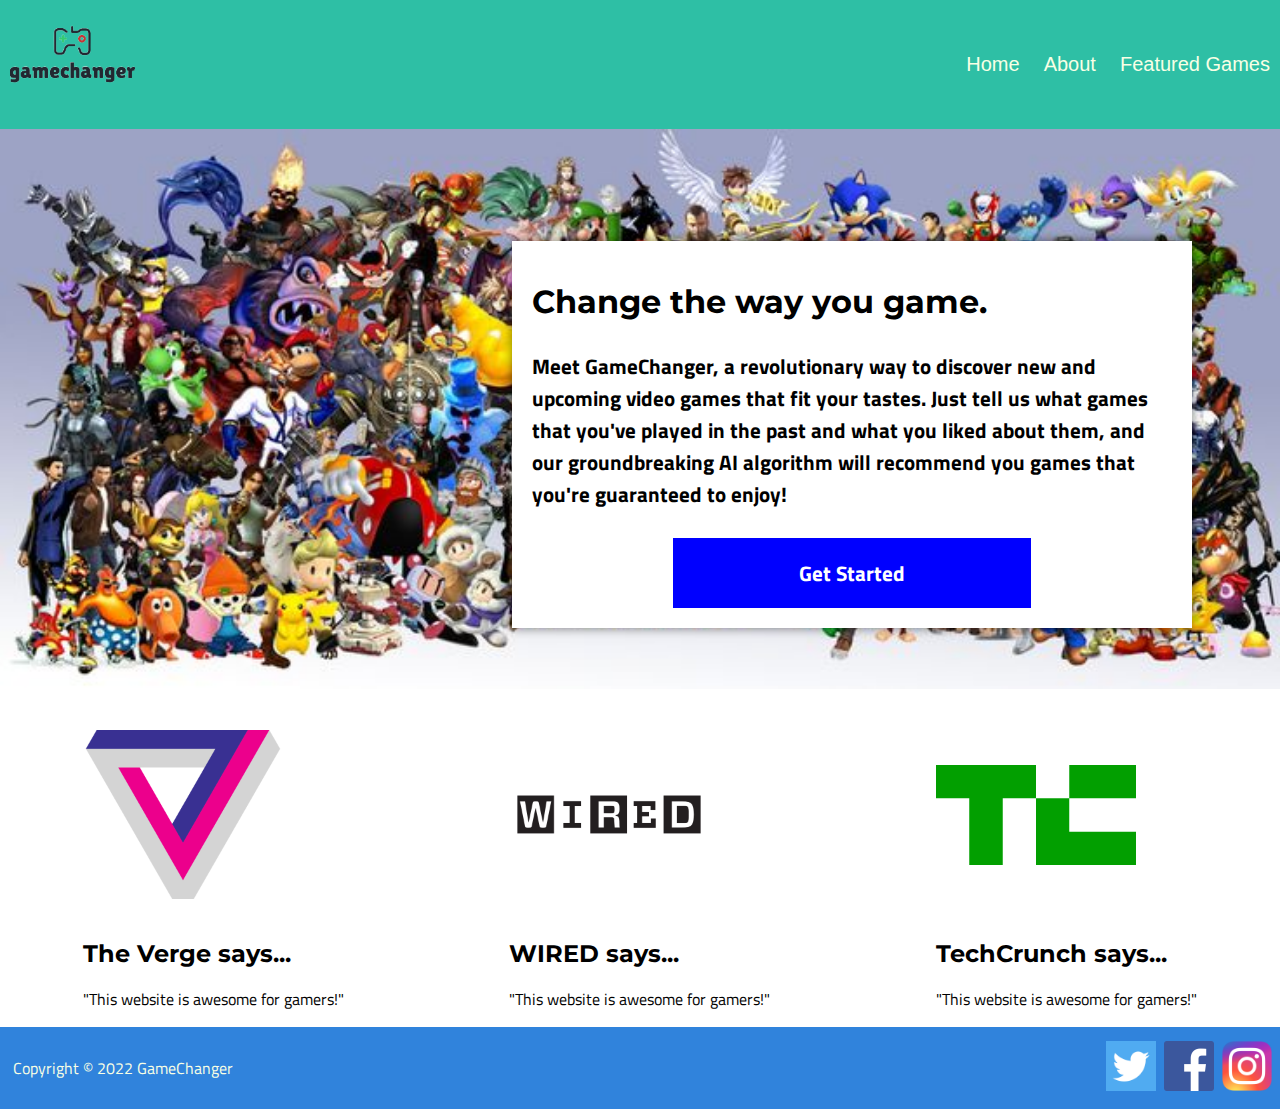
<file: personal-page/index.html>
<!DOCTYPE html>
<html lang="en">
<head>
	<meta charset="UTF-8">
	<meta http-equiv="X-UA-Compatible" content="IE=edge">
	<meta name="viewport" content="width=device-width, initial-scale=1.0">
	<link rel="stylesheet" href="style.css">
	<title>Home - GameChanger</title>
</head>
<body>
	<div id="content">
		<header>
			<a id="logo_link" href="index.html">
				<img class="logo" src="img/logo.png" alt="GameChanger Logo">
			</a>
			<nav>
				<a href="index.html">Home</a>
				<a href="about.html">About</a>
				<a href="featuredgames.html">Featured Games</a>
			</nav>
		</header>
		<main>
			<div id="hero">
				<img id="hero-img" src="img/banner.jpg" alt="Video Game Character Collage">
				<div id="hero-msg">
					<h1 class="home-title">Change the way you game.</h1>
					<h4>Meet GameChanger, a revolutionary way to discover new and upcoming video games that fit your tastes.  Just tell us what games that you've played in the past and what you liked about them, and our groundbreaking AI algorithm will recommend you games that you're guaranteed to enjoy!</h4>
					<div class="button-box">
						<a class="book" href="rates.html">Get Started</a>
					</div>
				</div>
			</div>
			<div id = "reviews">
				<div class = "review">
					<img src = "img/verge.png" alt = "The Verge Logo">
					<h2>The Verge says...</h2>
					<p>"This website is awesome for gamers!"</p>
				</div>
				<div class = "review">
					<img src = "img/wired.png" alt = "WIRED Logo">
					<h2>WIRED says...</h2>
					<p>"This website is awesome for gamers!"</p>
				</div>
				<div class = "review">
					<img src = "img/techcrunch.png" alt = "TechCrunch Logo">
					<h2>TechCrunch says...</h2>
					<p>"This website is awesome for gamers!"</p>
				</div>
			</div>
		</main>
		<footer>
			<p>Copyright © 2022 GameChanger</p>
			<a href = "www.twitter.com"><img src = "img/twitter.png" alt = "Twitter logo"></a>
			<a href = "www.facebook.com"><img src = "img/facebook.png" alt = "Facebook logo"></a>
			<a href = "www.instagram.com"><img src = "img/instagram.png" alt = "Instagram logo"></a>
		</footer>
	</div>
</body>
</html>
</file>
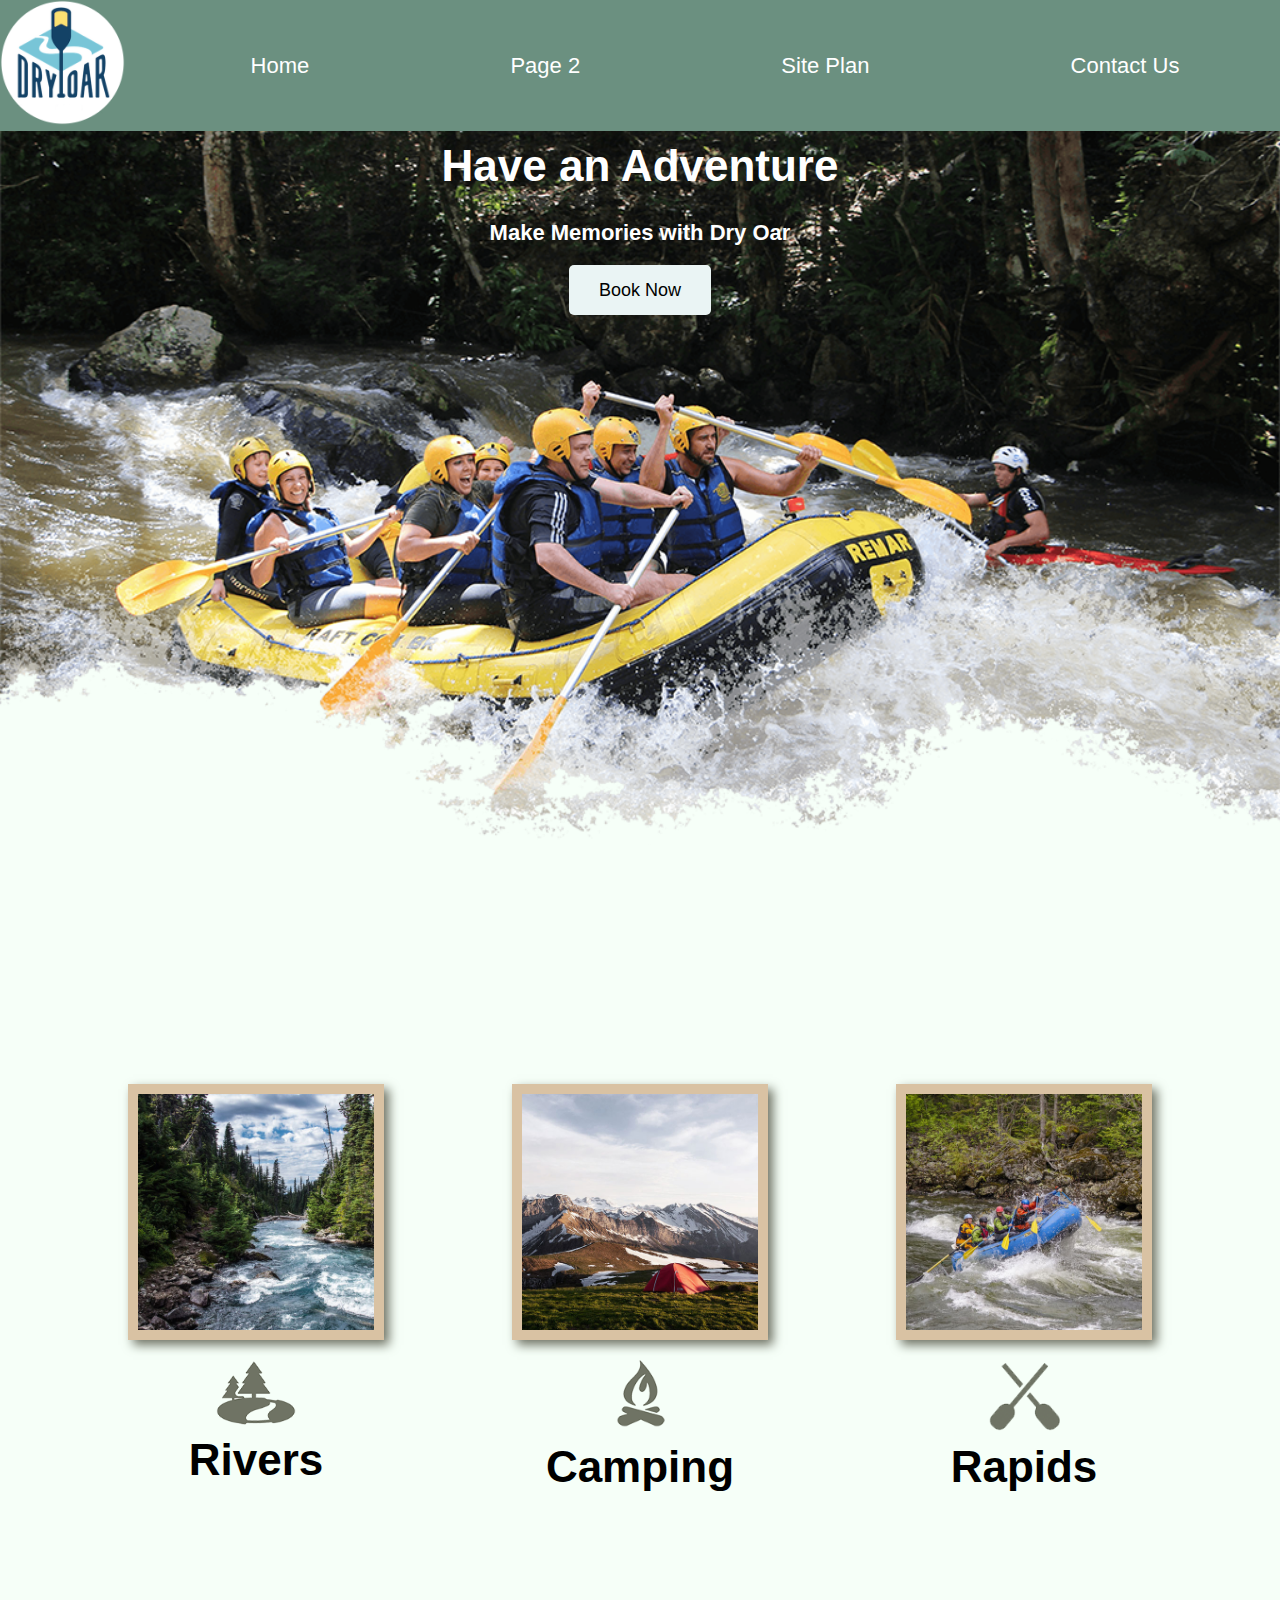
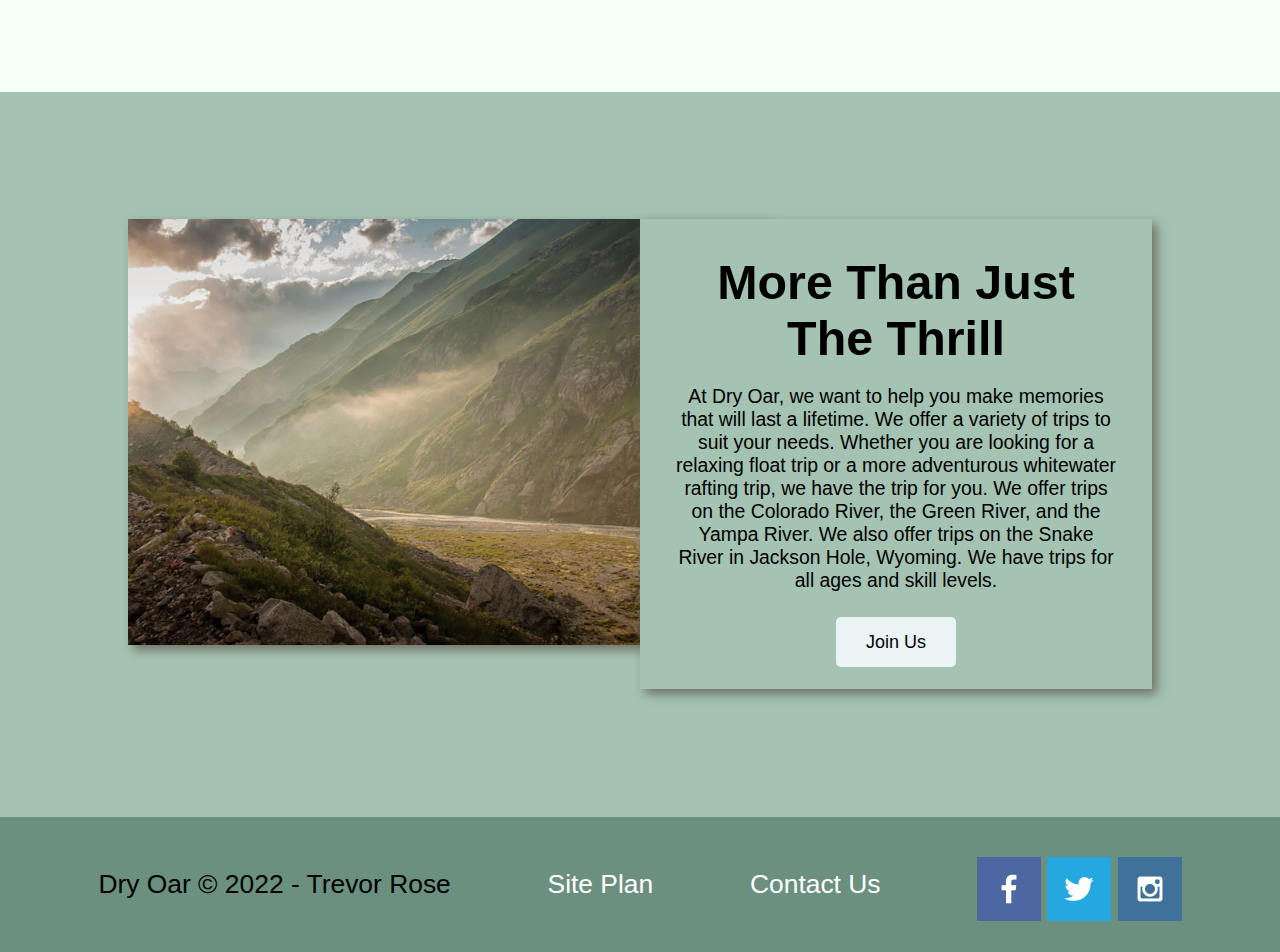
<file: wwr/index.html>
<!DOCTYPE html>
<html lang="en">
<head>
    <meta charset="UTF-8">
    <meta http-equiv="X-UA-Compatible" content="IE=edge">
    <meta name="viewport" content="width=device-width, initial-scale=1.0">
    <link rel="stylesheet" href="styles/style.css">
    <title>Whitewater Rafting Vacations | Dry Oar Boating | Home</title>
</head>
<body>
    <div id="content">
        <header>
            <a id="logo_link" href="index.html">
                <img class="logo" src="images/logo.png" alt="Dry Oar Logo">
            </a>
            <nav>
                <a href="index.html">Home</a>
                <a href="#">Page 2</a>
                <a href="site-plan-rafting.html">Site Plan</a>
                <a href="contactus.html">Contact Us</a>
            </nav>
        </header>
        <div id="hero">
            <div id="hero-box">
                <img id="hero-img" src="images/hero.png" alt="Rafting on the Colorado River">
            </div>
            <section id="hero-msg">
                <h1 class="home-title">Have an Adventure</h1>
                <h4>Make Memories with Dry Oar</h4>
                <div class="button-box">
                    <a class="book" href="rates.html">Book Now</a>
                </div>
            </section>
        </div>
        <main class="home-grid">
            <section class="rivers-card">
                <img class="card-img" src="images/rivers.jpg" alt="Rivers">
                <img class="icon" src="images/river_icon.png" alt="River Icon">
                <h2>Rivers</h2>
            </section>
            <section class="camping-card">
                <img class="card-img" src="images/camping.jpg" alt="Camping">
                <img class="icon" src="images/fire_icon.png" alt="Camping Icon">
                <h2>Camping</h2>
            </section>
            <section class="rapids-card">
                <img class="card-img" src="images/rapids.jpg" alt="Rafting Boat">
                <img class="icon" src="images/oars.png" alt="Oars Icon">
                <h2>Rapids</h2>
            </section>
            <div id="background"></div>
            <img class="mountains" src="images/mountains.jpg" alt="Mountains">
            <section class="msg">
                <h2>More Than Just The Thrill</h2>
                <p>At Dry Oar, we want to help you make memories that will last a lifetime. We offer a variety of trips to suit your needs. Whether you are looking for a relaxing float trip or a more adventurous whitewater rafting trip, we have the trip for you. We offer trips on the Colorado River, the Green River, and the Yampa River. We also offer trips on the Snake River in Jackson Hole, Wyoming. We have trips for all ages and skill levels.</p>
                <a class='join' href="rivers.html">Join Us</a>
            </section>
        </main>
        <footer>
            <p>Dry Oar &copy; 2022 - Trevor Rose</p>
            <p><a href="site-plan-rafting.html">Site Plan</a></p>
            <p><a href="contactus.html">Contact Us</a></p>
            <div class="social">
                <a href="https://www.facebook.com/DryOarBoating/" target="_blank">
                    <img src="images/facebook.png" alt="Facebook">
                </a>
                <a href="https://twitter.com/dryoar" target="_blank">
                    <img src="images/twitter.png" target="_blank" alt="Twitter">
                </a>
                <a href="https://www.instagram.com/dryoarboating/">
                    <img src="images/instagram.png" alt="Instagram">
                </a>
            </div>
        </footer>
    </div>
</body>
</html>
</file>
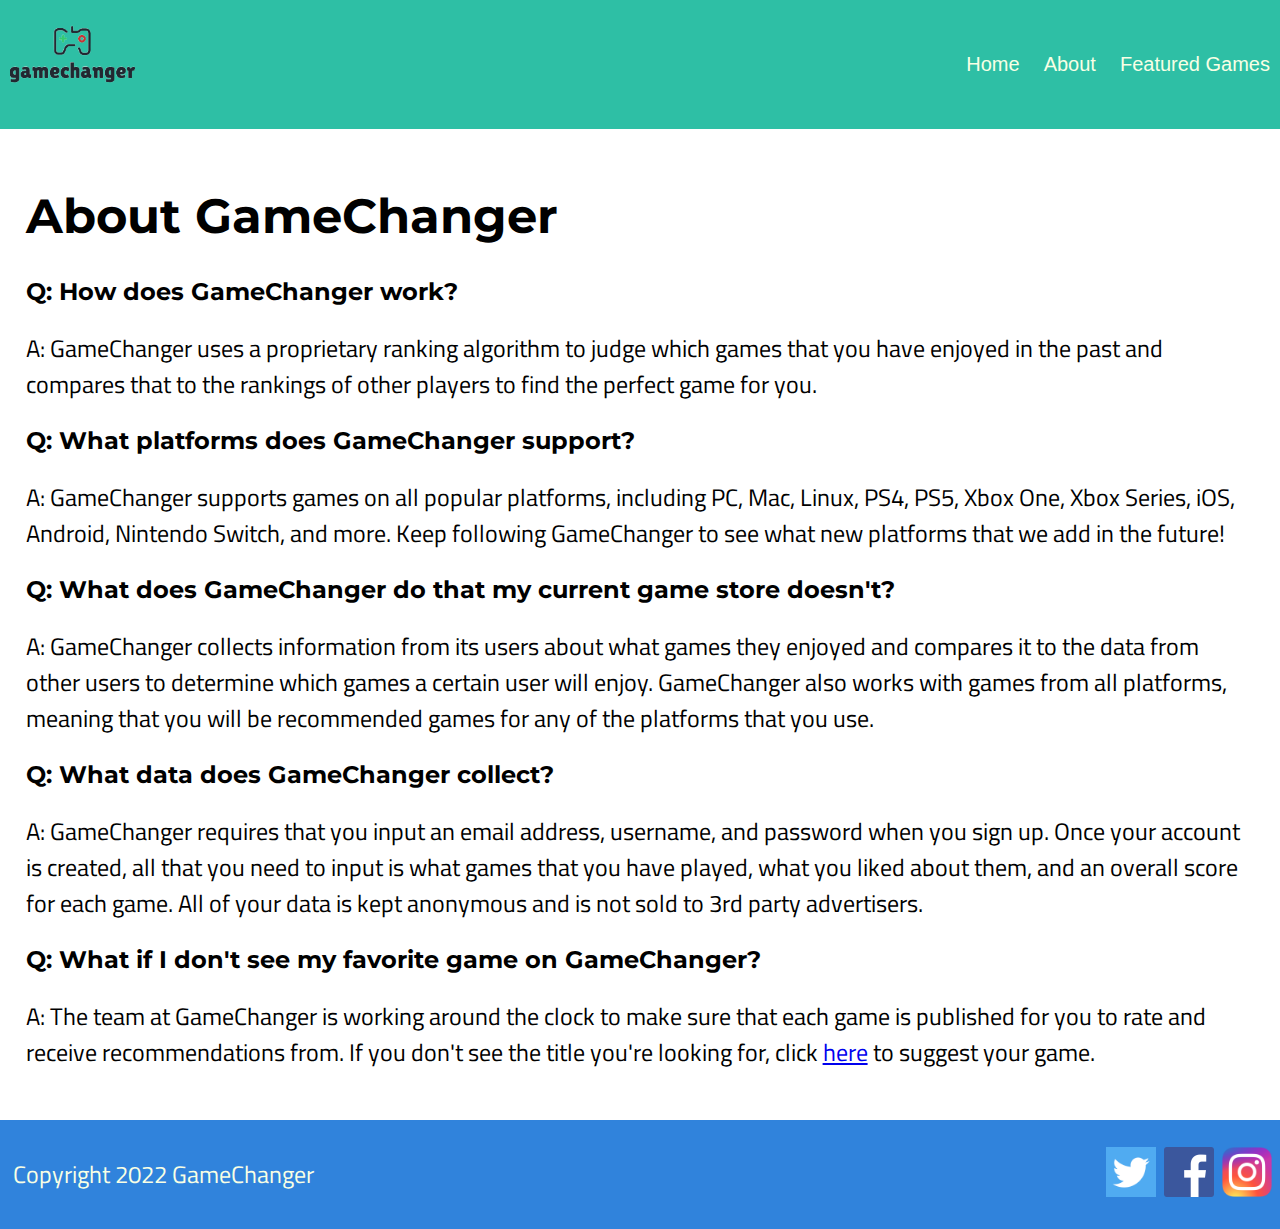
<file: personal-page/about.html>
<!DOCTYPE html>
<html lang="en">
<head>
    <meta charset="UTF-8">
    <meta http-equiv="X-UA-Compatible" content="IE=edge">
    <meta name="viewport" content="width=device-width, initial-scale=1.0">
    <link rel="stylesheet" href="style.css">
    <link rel="stylesheet" href="about.css">
    <title>About - GameChanger</title>
</head>
<body>
	<div id="content">
        <header>
            <a id="logo_link" href="index.html">
                <img class="logo" src="img/logo.png" alt="GameChanger Logo">
            </a>
            <nav>
                <a href="index.html">Home</a>
                <a href="about.html">About</a>
                <a href="featuredgames.html">Featured Games</a>
            </nav>
        </header>
        <main>
            <h1>About GameChanger</h1>

            <section class = "question">
                <h2>Q: How does GameChanger work?</h2>
                <p>A: GameChanger uses a proprietary ranking algorithm to judge which games that you have enjoyed in the past and compares that to the rankings of other players to find the perfect game for you.</p>
            </section>
            <section class = "question">
                <h2>Q: What platforms does GameChanger support?</h2>
                <p>A: GameChanger supports games on all popular platforms, including PC, Mac, Linux, PS4, PS5, Xbox One, Xbox Series, iOS, Android, Nintendo Switch, and more.  Keep following GameChanger to see what new platforms that we add in the future!</p>
            </section>
            <section class = "question">
                <h2>Q: What does GameChanger do that my current game store doesn't?</h2>
                <p>A: GameChanger collects information from its users about what games they enjoyed and compares it to the data from other users to determine which games a certain user will enjoy.  GameChanger also works with games from all platforms, meaning that you will be recommended games for any of the platforms that you use.</p>
            </section>
            <section class = "question">
                <h2>Q: What data does GameChanger collect?</h2>
                <p>A: GameChanger requires that you input an email address, username, and password when you sign up.  Once your account is created, all that you need to input is what games that you have played, what you liked about them, and an overall score for each game.  All of your data is kept anonymous and is not sold to 3rd party advertisers.</p>
            </section>
            <section class = "question">
                <h2>Q: What if I don't see my favorite game on GameChanger?</h2>
                <p>A: The team at GameChanger is working around the clock to make sure that each game is published for you to rate and receive recommendations from.  If you don't see the title you're looking for, click <a href="recommend.html">here</a> to suggest your game.</p>
            </section>
        </main>
        <footer>
            <p>Copyright 2022 GameChanger</p>
            <a href = "www.twitter.com"><img src = "img/twitter.png"></a>
            <a href = "www.facebook.com"><img src = "img/facebook.png"></a>
            <a href = "www.instagram.com"><img src = "img/instagram.png"></a>
        </footer>
    </div>
</body>
</html>
</file>
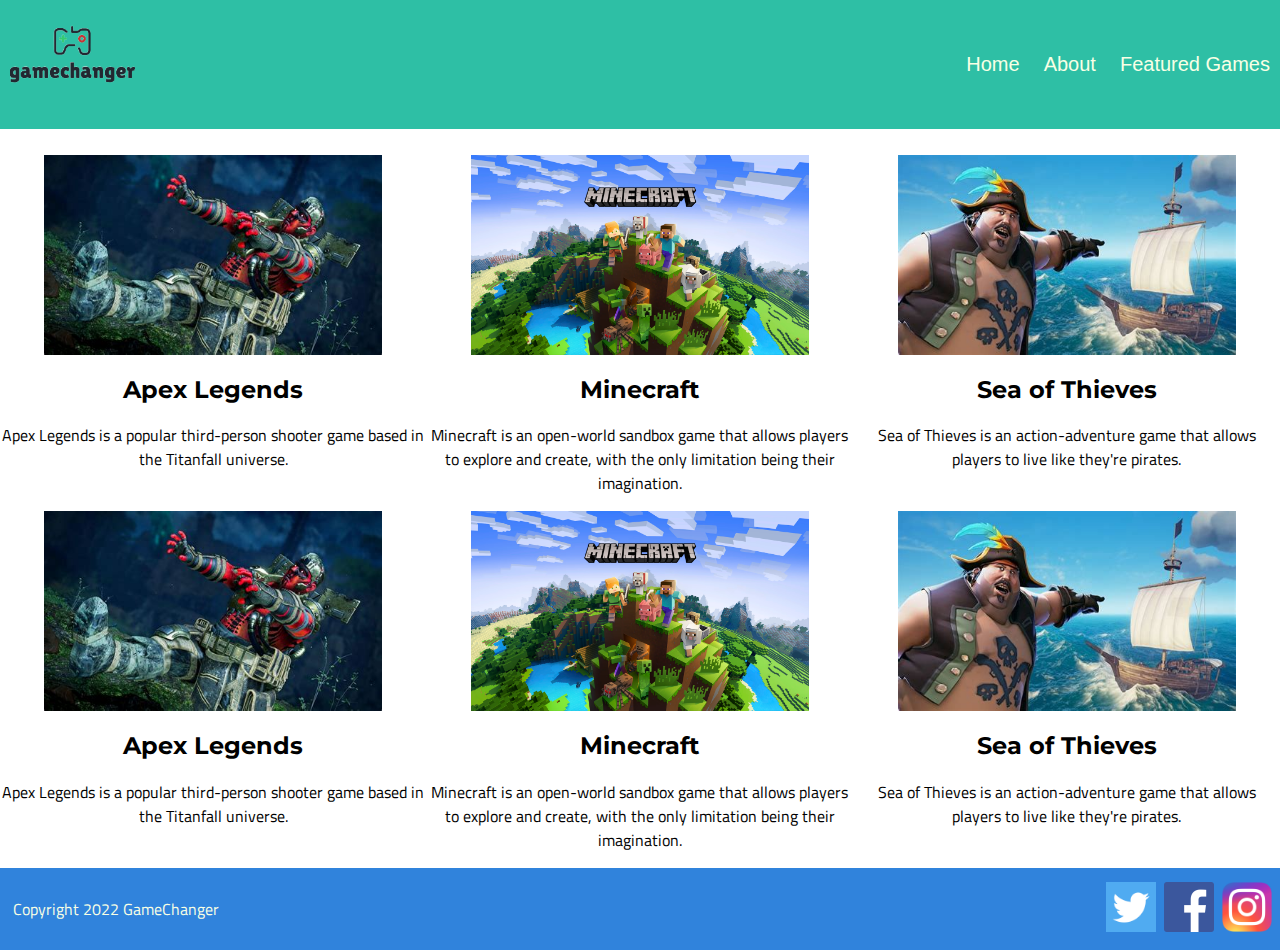
<file: personal-page/featuredgames.html>
<!DOCTYPE html>
<html lang="en">
<head>
    <meta charset="UTF-8">
    <meta http-equiv="X-UA-Compatible" content="IE=edge">
    <meta name="viewport" content="width=device-width, initial-scale=1.0">
    <link rel="stylesheet" href="style.css">
    <link rel="stylesheet" href="featuredgames.css">
    <title>About - GameChanger</title>
</head>
<body>
	<div id="content">
        <header>
            <a id="logo_link" href="index.html">
                <img class="logo" src="img/logo.png" alt="GameChanger Logo">
            </a>
            <nav>
                <a href="index.html">Home</a>
                <a href="about.html">About</a>
                <a href="featuredgames.html">Featured Games</a>
            </nav>
        </header>
        <main>
            <div id = "games">
                <section class = "game">
                    <img src = "img/apex.jpg" alt = "Apex Legends screenshot">
                    <h2>Apex Legends</h2>
                    <p>Apex Legends is a popular third-person shooter game based in the Titanfall universe.</p>
                </section>
                <section class = "game">
                    <img src = "img/minecraft.png" alt = "Minecraft screenshot">
                    <h2>Minecraft</h2>
                    <p>Minecraft is an open-world sandbox game that allows players to explore and create, with the only limitation being their imagination.</p>
                </section>
                <section class = "game">
                    <img src = "img/seaofthieves.jpg" alt = "Sea of Thieves screenshot">
                    <h2>Sea of Thieves</h2>
                    <p>Sea of Thieves is an action-adventure game that allows players to live like they're pirates.</p>
                </section>
                <section class = "game">
                    <img src = "img/apex.jpg" alt = "Apex Legends screenshot">
                    <h2>Apex Legends</h2>
                    <p>Apex Legends is a popular third-person shooter game based in the Titanfall universe.</p>
                </section>
                <section class = "game">
                    <img src = "img/minecraft.png" alt = "Minecraft screenshot">
                    <h2>Minecraft</h2>
                    <p>Minecraft is an open-world sandbox game that allows players to explore and create, with the only limitation being their imagination.</p>
                </section>
                <section class = "game">
                    <img src = "img/seaofthieves.jpg" alt = "Sea of Thieves screenshot">
                    <h2>Sea of Thieves</h2>
                    <p>Sea of Thieves is an action-adventure game that allows players to live like they're pirates.</p>
                </section>
            </div>
        </main>
        <footer>
            <p>Copyright 2022 GameChanger</p>
            <a href = "www.twitter.com"><img src = "img/twitter.png"></a>
            <a href = "www.facebook.com"><img src = "img/facebook.png"></a>
            <a href = "www.instagram.com"><img src = "img/instagram.png"></a>
        </footer>
    </div>
</body>
</html>
</file>
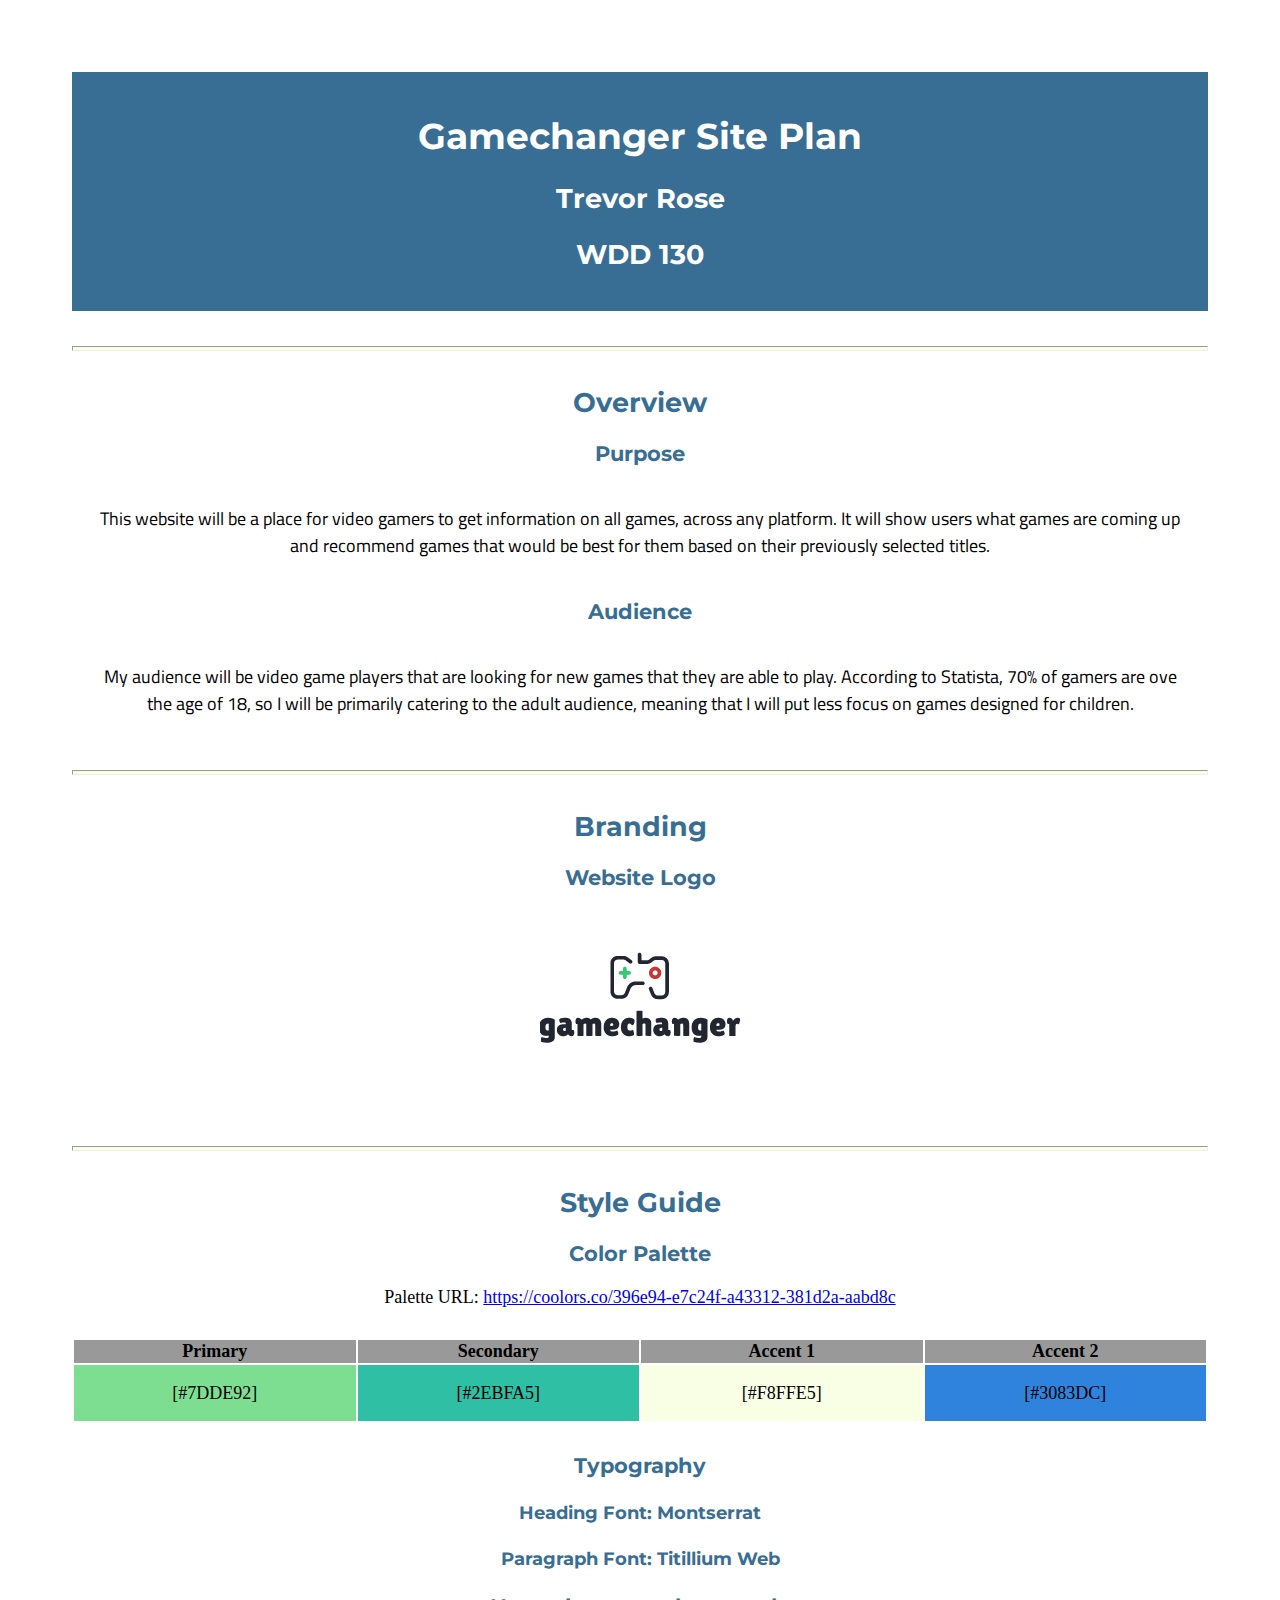
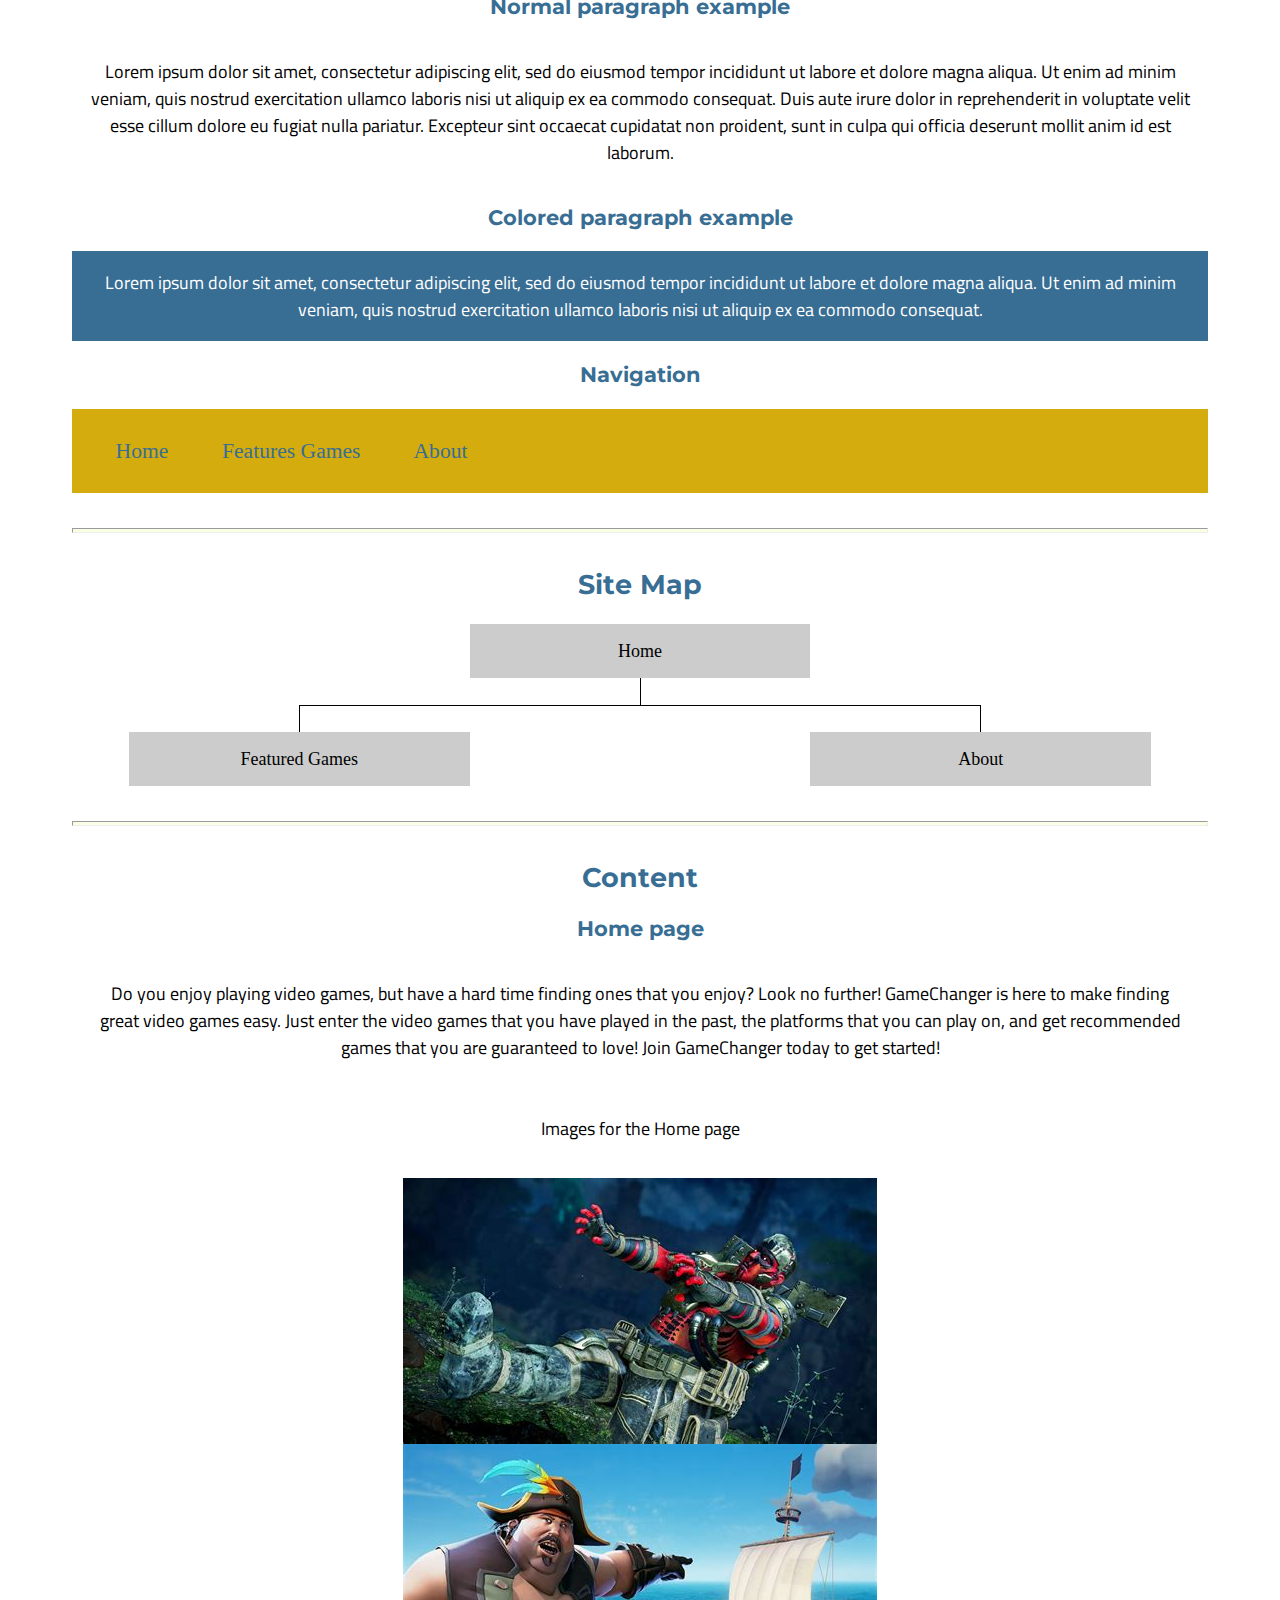
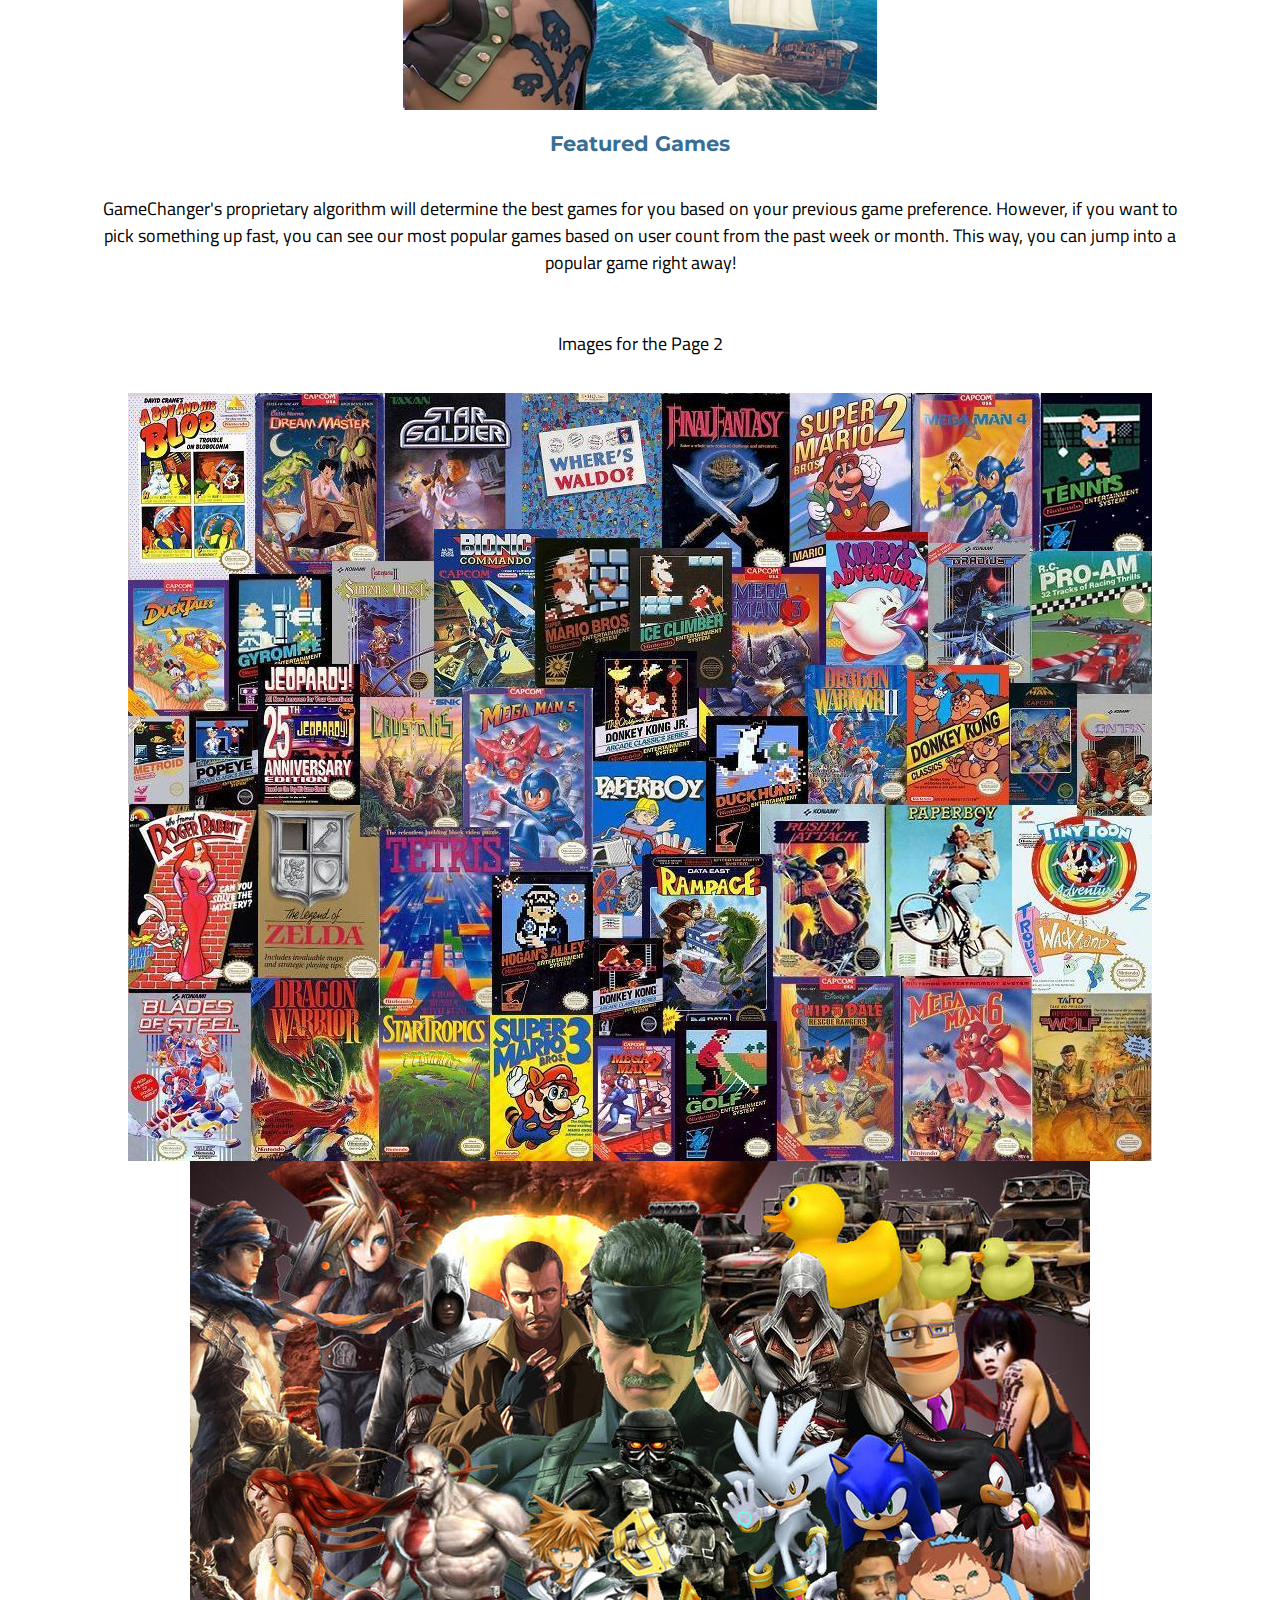
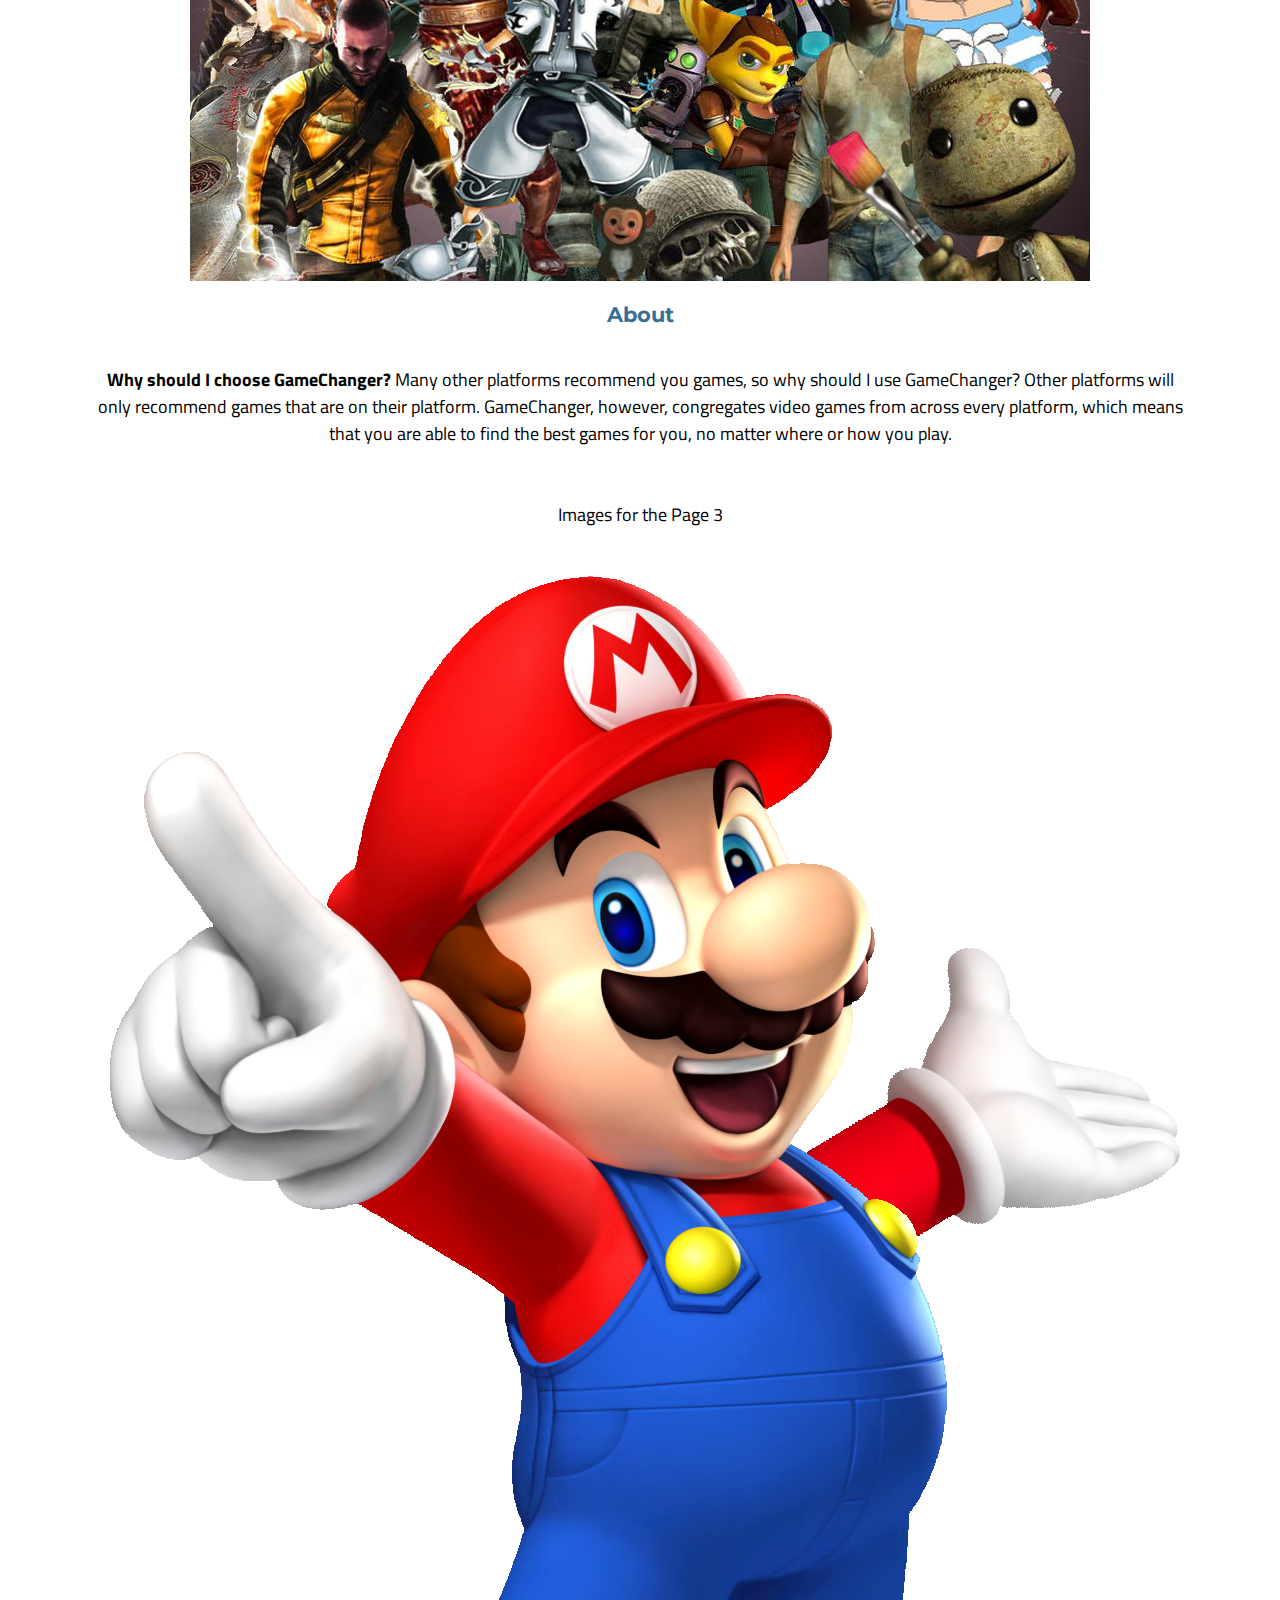
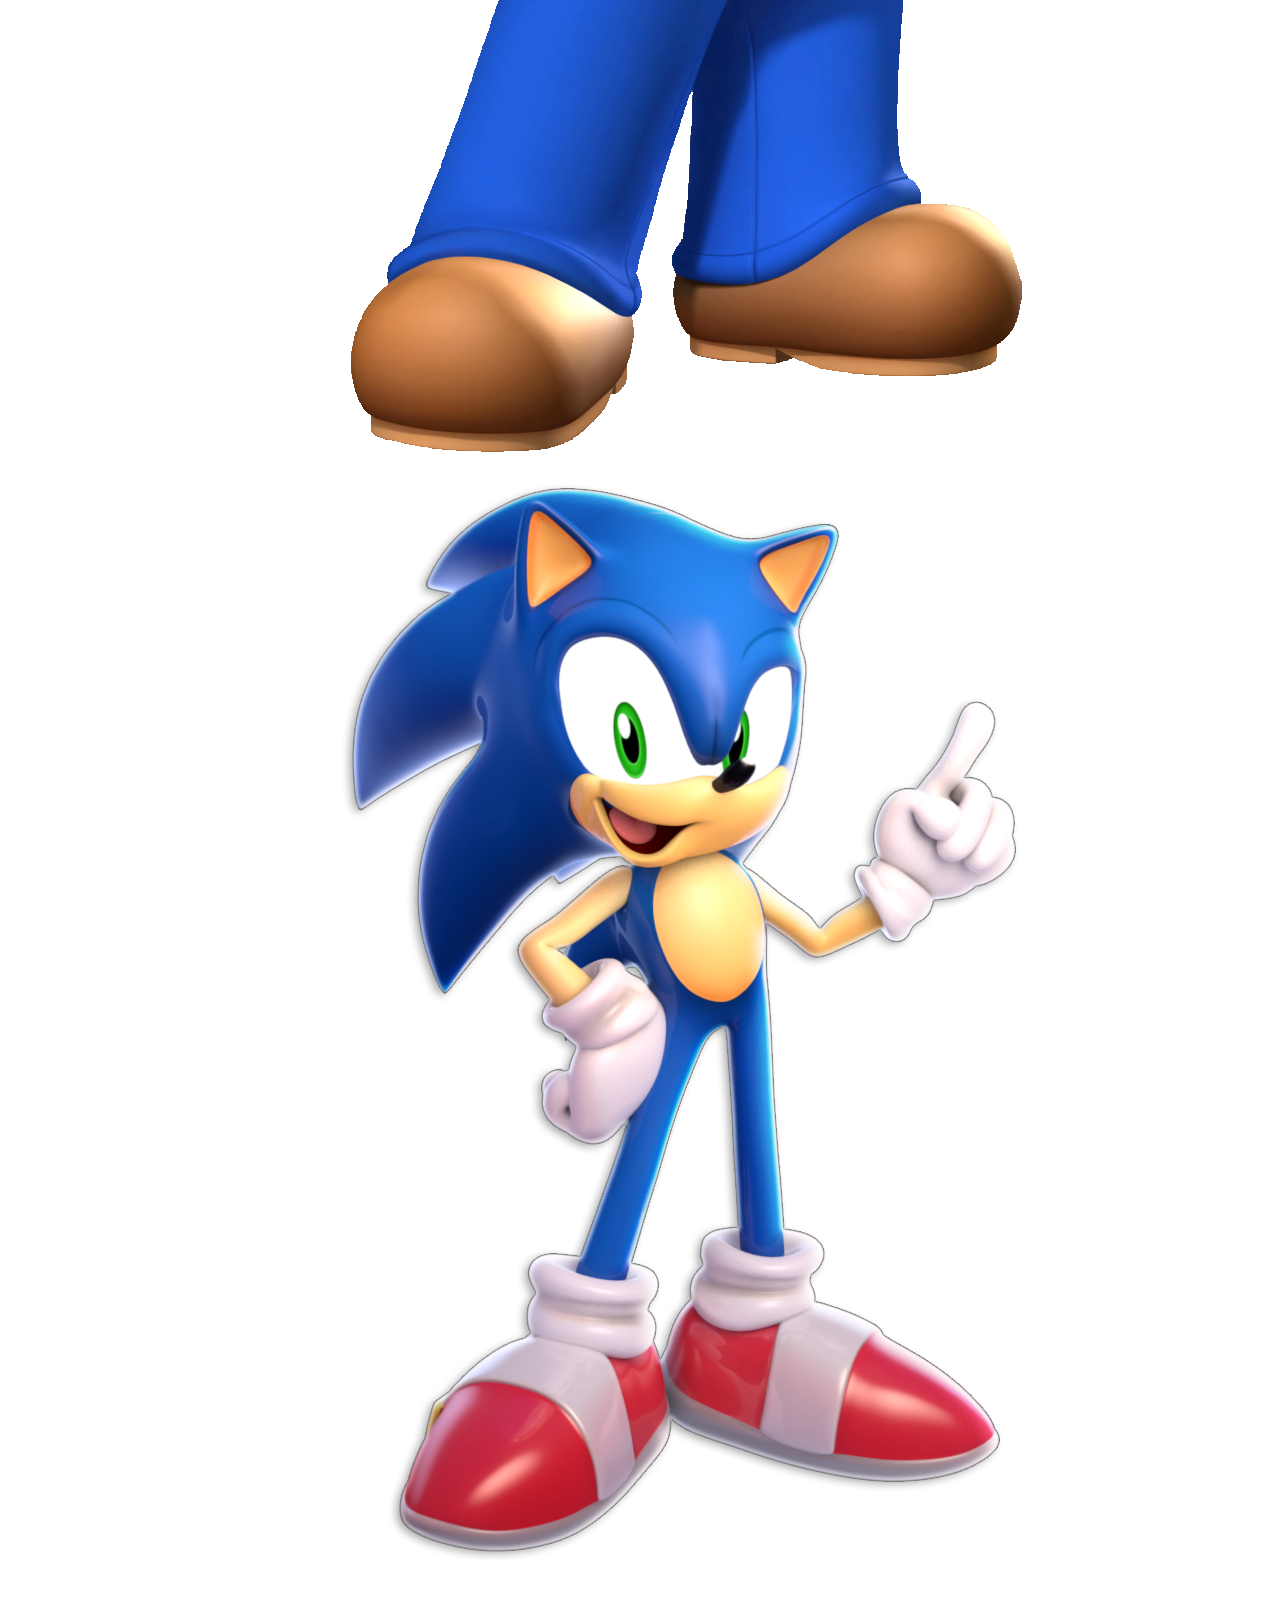
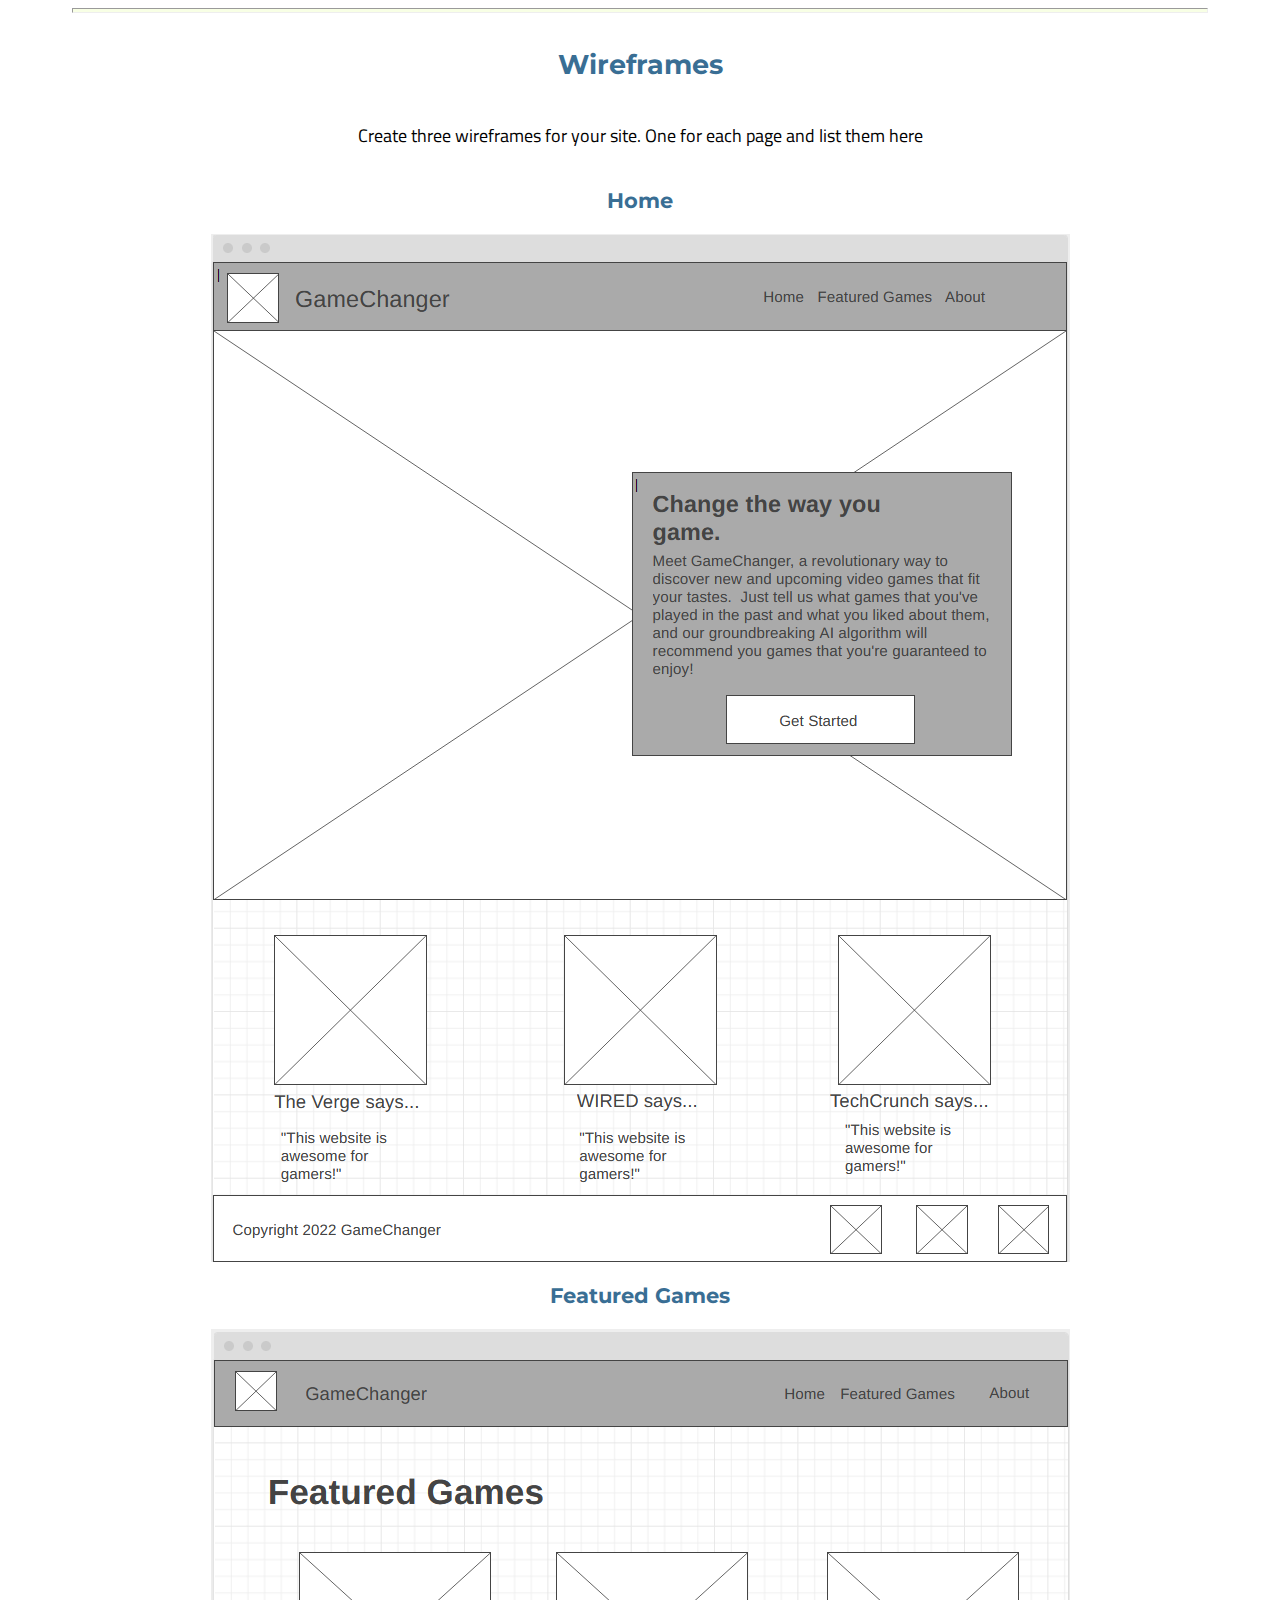
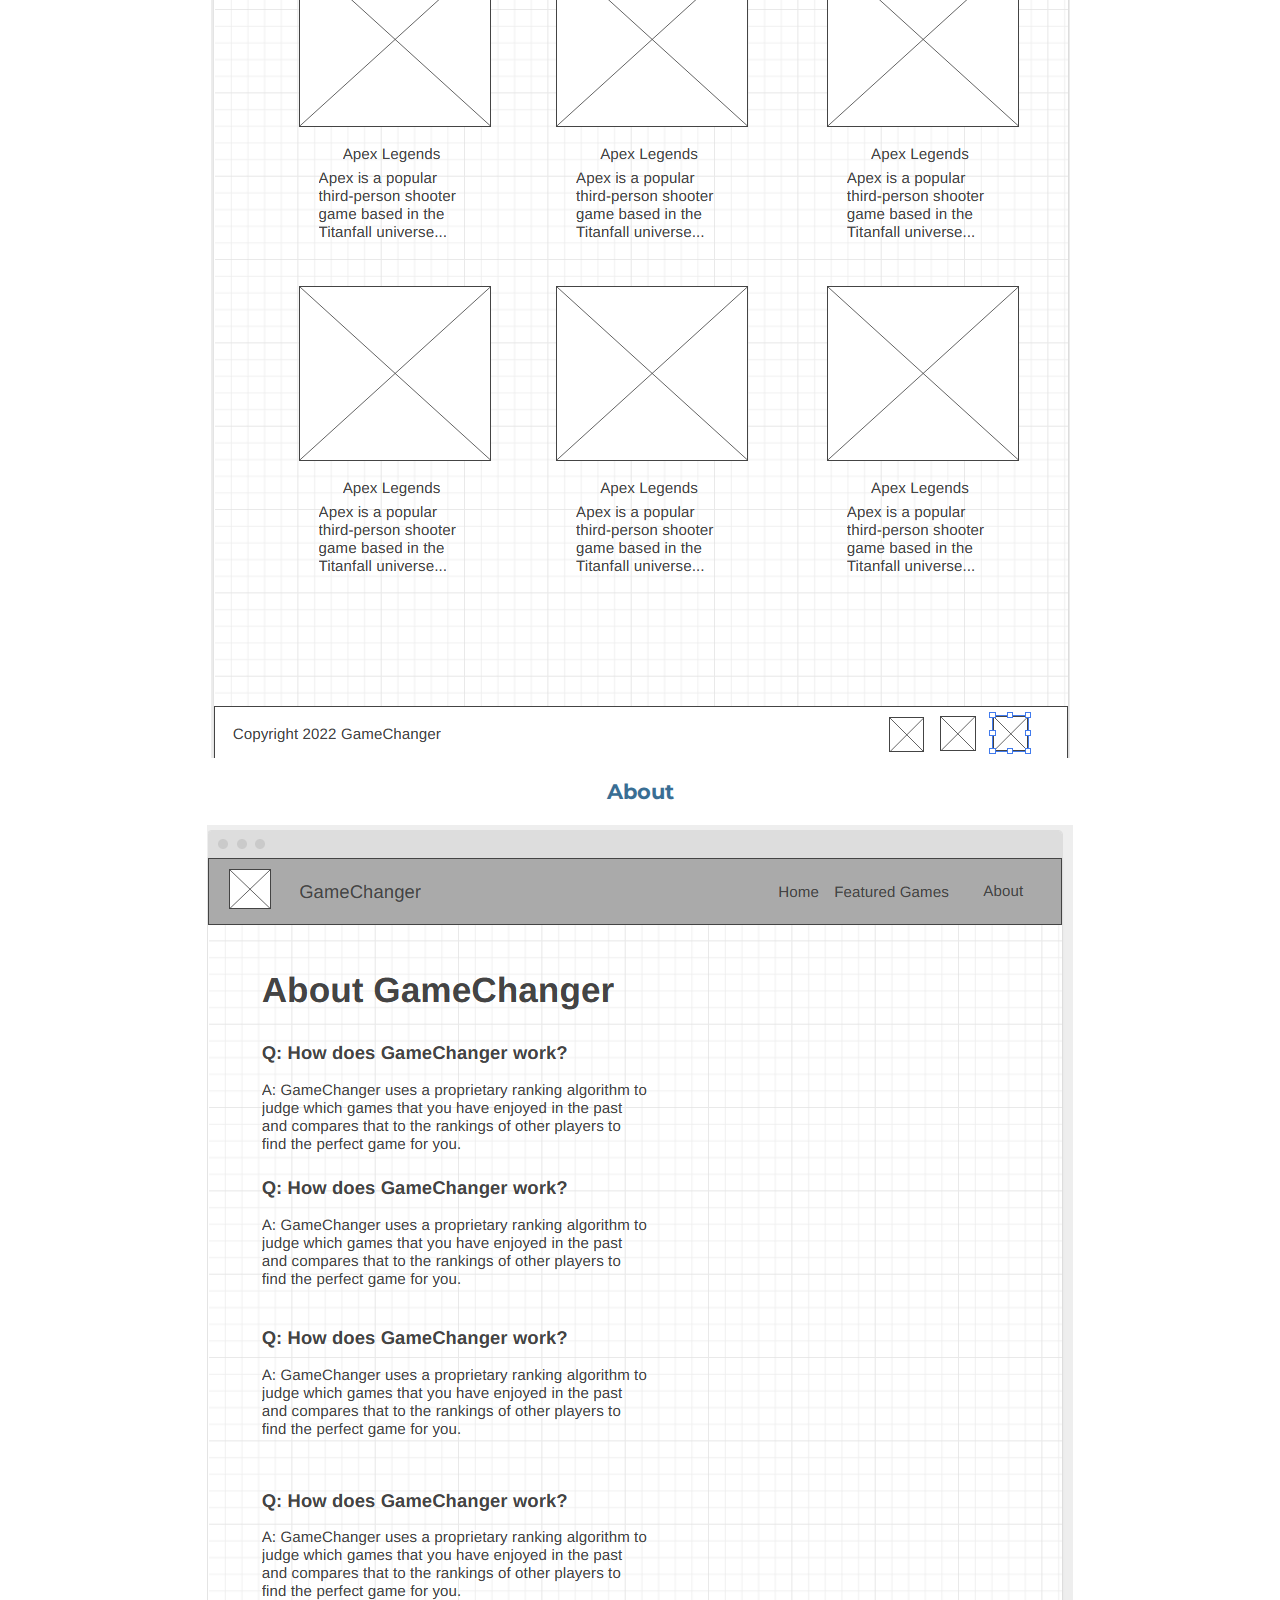
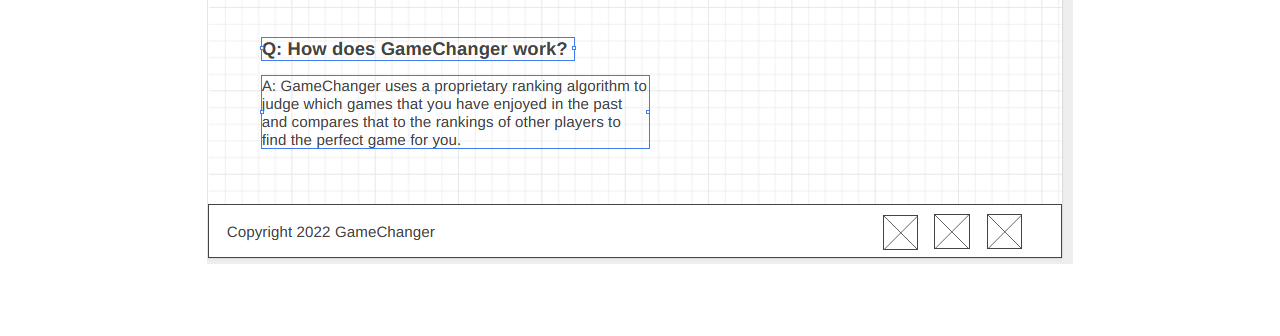
<file: personal-page/site-plan.html>
<!DOCTYPE html>
<html lang="en-us">
    
  <head>
    <meta charset="utf-8">
    <title>Site Plan</title>
    <link type="text/css" rel="stylesheet" href="site-plan.css">
  </head>

  <body>
    <header>
      <h1>Gamechanger Site Plan</h1>
      <h2>Trevor Rose</h2>
      <h2>WDD 130</h2>
      <!-- In the header above, add the name or your site, your name and class number. For example if you are in section 3 you would put WDD 130.03 -->
    </header>
    <main>

      <!-- ------------------------Steps 2-3------------------------------ -->
      <hr>
      <h2>Overview</h2>
      <h3>Purpose</h3>
      <p>This website will be a place for video gamers to get information on all games, across any platform.  It will show users what games are coming up and recommend games that would be best for them based on their previously selected titles.</p>  <!-- change this -->


      <h3>Audience</h3>
      <p>My audience will be video game players that are looking for new games that they are able to play.  According to Statista, 70% of gamers are ove the age of 18, so I will be primarily catering to the adult audience, meaning that I will put less focus on games designed for children.</p>  <!-- change this -->

      <hr>
      <h2>Branding</h2>
      <h3>Website Logo</h3>
      <!-- Replace this with some sort of logo for your site.  A logo can be as simple as the name of your site in a nice font :) -->
      <img src="logo.png" alt="Logo image">
      <hr>
      <h2>
        Style Guide
      </h2>

      <!-- ------------------------Steps 4-8------------------------------ -->

      <h3>
        Color Palette
      </h3>
      <!--  The colors you choose for a website are one of the most important decisions you will make. Follow the instructions on the activity in iLearn then return and replace the color codes below with the hex color codes (the 6 digit numbers that show at the bottom of each color) for the colors you have chosen below.  You should have at least 2 colors but do not have to fill in all 4 if you do not need them.  -->

      <!-- Copy and paste the URL to your finished palette below Make sure to paste it into both spots -->
      Palette URL: <a href="https://coolors.co/4e4187-3083dc-f8ffe5-7dde92-2ebfa5" target="_blank">https://coolors.co/396e94-e7c24f-a43312-381d2a-aabd8c</a>


      <table class="colors">
        <tr><th>Primary</th><th>Secondary</th><th>Accent 1</th><th>Accent 2</th></tr>
        <!-- Replace the numbers in the boxes below with your hex color codes. Then switch to the site-plan.css file and change your colors there as well. -->
        <tr><td class="primary">[#7DDE92]</td><td class="secondary">[#2EBFA5]</td><td class="accent1">[#F8FFE5]</td><td class="accent2">[#3083DC]</td></tr>
      </table>

      <!-- ------------------------Step 9------------------------------ -->

      <h3>
        Typography
      </h3>
      <!-- Choose a font for your paragraphs (body copy) and headlines. What font(s) have you chosen? Why did you choose what you did?  Make sure to review the list of web safe fonts at W3Schools.org as a starting point.  Think also about which of your colors above you might use for background and font colors. -->

      <h4>
        Heading Font: Montserrat  <!-- change this -->
      </h4>
      <h4>
        Paragraph Font: Titillium Web  <!-- change this -->
      </h4>
      <h3>
        Normal paragraph example
      </h3>
      <p>
        Lorem ipsum dolor sit amet, consectetur adipiscing elit, sed do eiusmod tempor incididunt ut labore et dolore magna aliqua. Ut enim ad minim veniam, quis nostrud exercitation ullamco laboris nisi ut aliquip ex ea commodo consequat. Duis aute irure dolor in reprehenderit in voluptate velit esse cillum dolore eu fugiat nulla pariatur. Excepteur sint occaecat cupidatat non proident, sunt in culpa qui officia deserunt mollit anim id est laborum.
      </p>
      <h3>
        Colored paragraph example
      </h3>
      <p class="colored">
        Lorem ipsum dolor sit amet, consectetur adipiscing elit, sed do eiusmod tempor incididunt ut labore et dolore magna aliqua. Ut enim ad minim veniam, quis nostrud exercitation ullamco laboris nisi ut aliquip ex ea commodo consequat. 
      </p>

      <!-- ------------------------Step 10------------------------------ -->

      <h3>
        Navigation
      </h3>
      <!-- Think about how you want your navigation bar to look. In the site-plan.css file change the colors to your colors to get the look you desire. --> 
      <nav>
        <a href="#">Home</a>
        <a href="#">Features Games</a>
        <a href="#">About</a>
      </nav>
      <hr>
      <h2>
        Site Map
      </h2>
      <div class="sitemap">
        <div class="sm-home">
          Home
        </div>
        <div class="sm-page2">
          Featured Games <!-- change this -->
        </div>
        <div class="sm-page3">
          About <!-- change this -->
        </div>

        <div class="top">
          &nbsp;
        </div>
        <div class="left">
          &nbsp;
        </div>
        <div class="right">
          &nbsp;
        </div>

      </div>

      <!-- --------Content Section -------------- -->
      <hr>
      <h2>
        Content
      </h2>
      <h3>Home page</h3>
      <p>
        Do you enjoy playing video games, but have a hard time finding ones that you enjoy?  Look no further!  GameChanger is here to make finding great video games easy.  Just enter the video games that you have played in the past, the platforms that you can play on, and get recommended games that you are guaranteed to love!

        Join GameChanger today to get started!
      </p>
      <p>Images for the Home page</p>
        <img src="img/apex.jpg" alt="image for homepage">
        <img src="img/seaofthieves.jpg" alt="image for homepage">

      </ul>
      <h3>Featured Games</h3>
      <p>
        GameChanger's proprietary algorithm will determine the best games for you based on your previous game preference.  However, if you want to pick something up fast, you can see our most popular games based on user count from the past week or month.  This way, you can jump into a popular game right away!
      </p>
      <p>Images for the Page 2</p>
        <img src="img/gamecollage.jpg" alt="image for page">
        <img src="img/charactercollage.jpg" alt="image for page">

      </ul>
      <h3>About</h3>
      <p>
        <b>Why should I choose GameChanger?</b>
        Many other platforms recommend you games, so why should I use GameChanger?

        Other platforms will only recommend games that are on their platform.  GameChanger, however, congregates video games from across every platform, which means that you are able to find the best games for you, no matter where or how you play.  
      </p>
      <p>Images for the Page 3</p>
        <img src="img/mariopoint.png" alt="image for page3">
        <img src="img/sonic.png" alt="image for page3">

      </ul>
      <hr>
      <h2>
        Wireframes
      </h2>
      <p>
        Create three wireframes for your site. One for each page and list them here</p>

      <h3>Home</h3>
      
      <img src="img/home.png" alt="home page wireframe">

      <h3>Featured Games</h3>
      <img src="img/featured.png" alt="page 2 wireframe">

      <h3>About</h3>
      <img src="img/about.png" alt="page 3 wireframe">
      
    </main>
  </body>

</html>
</file>
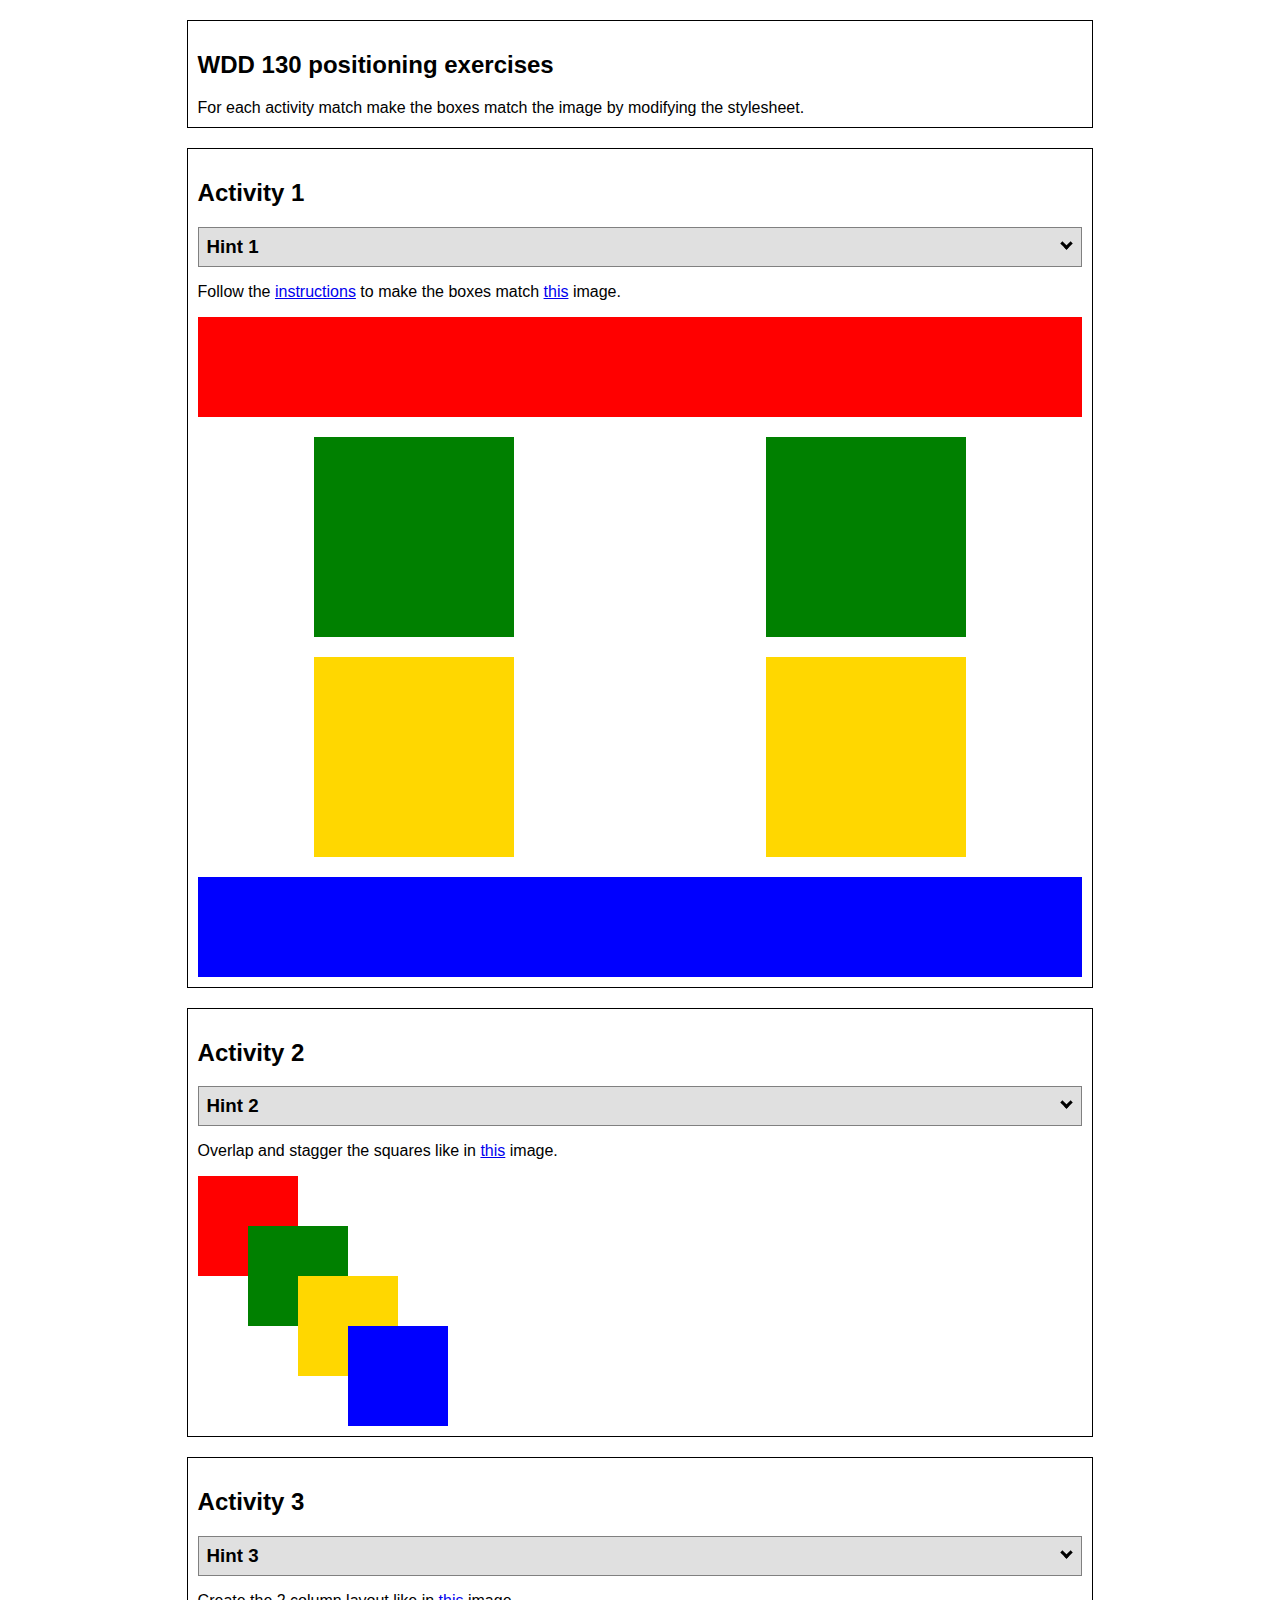
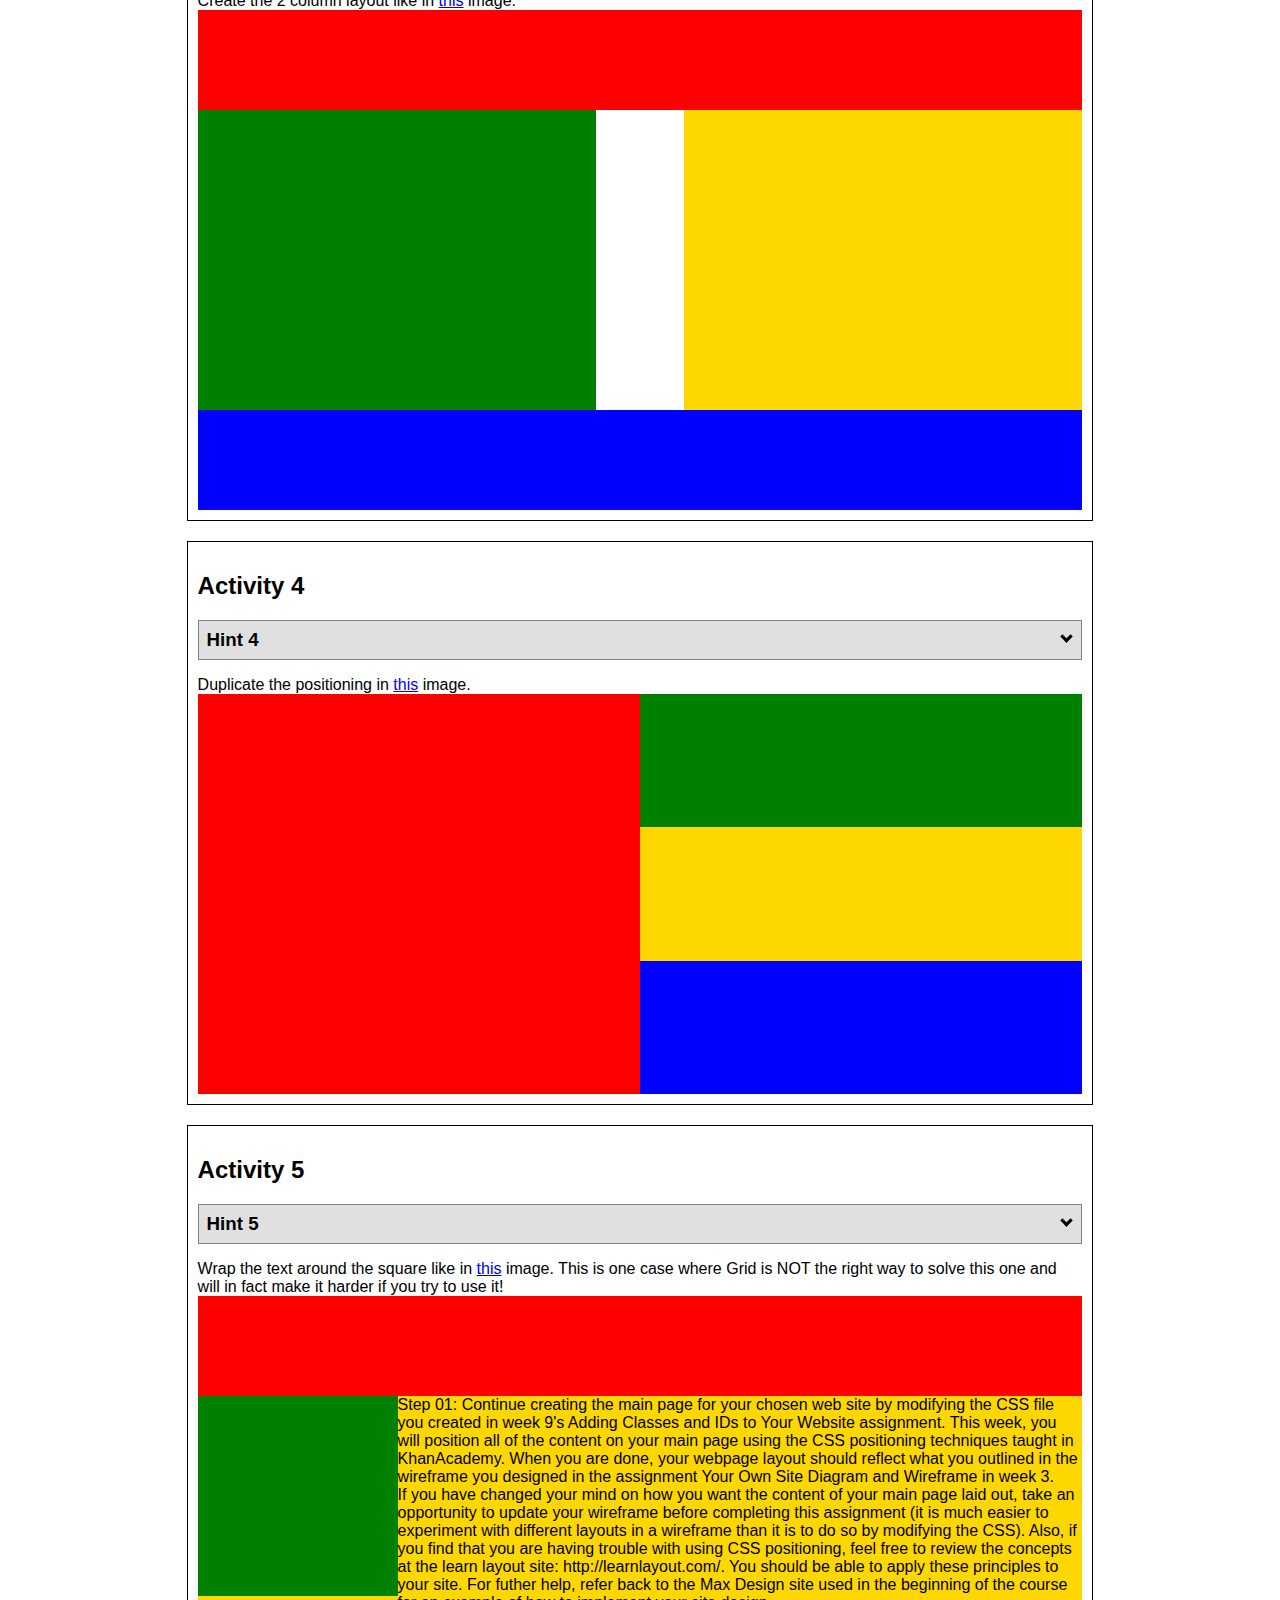
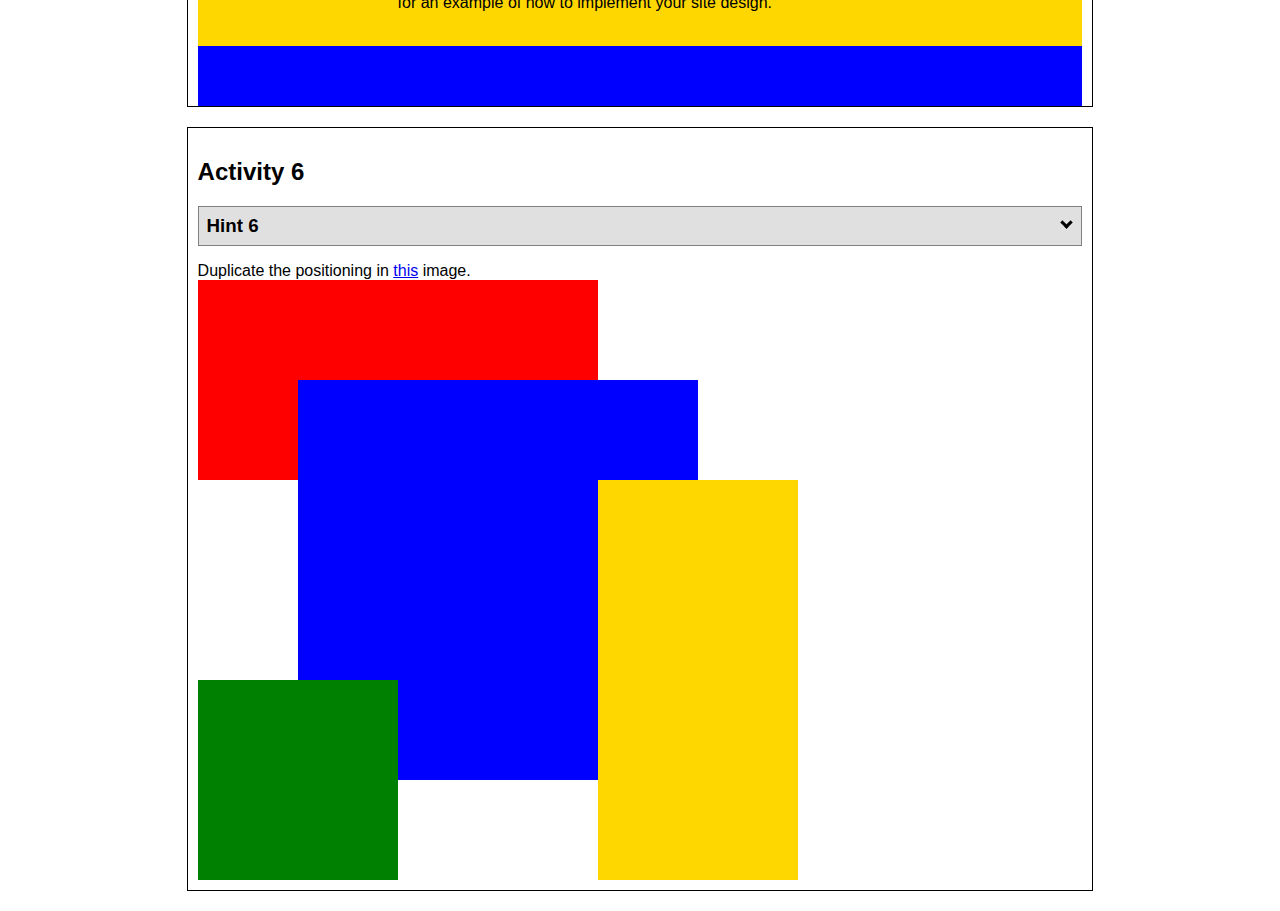
<file: positioning/positioning.html>
<!DOCTYPE html>
<html lang="en">
  <head>
    <!-- HTML - Name: positioning.html -->
    <title>Positioning Activity</title>
    <link rel="stylesheet" type="text/css" href="positionstyles.css" />
  </head>
  <body>
    <div class="activity">
      <h2>WDD 130 positioning exercises</h2>
      For each activity match make the boxes match the image by modifying the stylesheet.</div>
    <div class="activity">
      <h2>Activity 1</h2>
      <section class="hint"><input type="checkbox" ><i></i> <h3>Hint 1</h3><div><p>Check out the <a href="https://byui-wdd.github.io/wdd130/activities/w06-css-positioning.html" target="_blank">activity instructions</a> in Ilearn!</p></div></section>
      <p>Follow the <a href="https://byui-wdd.github.io/wdd130/activities/w06-css-positioning.html" target="_blank">instructions</a> to make the boxes match  <a href="https://byui-wdd.github.io/wdd130/images/example1.png" target="_blank">this</a> image.</p>
      <div class="content1" >
        <div class="red1" ></div>
        <div class="green1" ></div>
        <div class="green1" ></div>
        <div class="yellow1"></div>
        <div class="yellow1"></div>
        <div class="blue1"></div>
      </div>
    </div>
    <div class="activity">
      <h2>Activity 2</h2>
      <section class="hint"><input type="checkbox" > <h3>Hint 2</h3><i></i><div><p>Remember that the best way to shift elements around slightly on the page is with Margins.  You could also use Grid.  Either would work for this. If you choose margin, you can use a <em>negative</em> margin. (ie margin-top: -20px;)</p><h4>Properties used:</h4><ul><li>margin-top, margin-left</li><li>...or...</li><li>grid-template-columns: 50px 50px 50px 50px 50px </li></ul></div></section>
      <p>Overlap and stagger the squares like in <a href="https://byui-wdd.github.io/wdd130/images/example2.png" target="_blank">this</a> image.</p>
      <div class="content2" >
        <div class="red2" ></div>
        <div class="green2" ></div>
        <div class="yellow2"></div>
        <div class="blue2"></div>
      </div>
    </div>
    <div class="activity">
      <h2>Activity 3</h2>
      <section class="hint"><input type="checkbox" > <h3>Hint 3</h3><i></i><div><p>This one is going to be best solved with CSS Grid. Remember to make the boxes the right width first...then start moving them around. </p><h4>Properties used:</h4><ul><li>display:grid;</li><li>grid-template-columns:</li><li>grid-column-gap:</li>
        <li>grid-column:</li>  </ul></div></section>
      Create the 2 column layout like in <a href="https://byui-wdd.github.io/wdd130/images/example3.png" target="_blank">this</a>  image.
      <div class="content3" >
        <div class="red3" ></div>
        <div class="green3" ></div>
        <div class="yellow3"></div>
        <div class="blue3"></div>
      </div>
    </div>
    <div class="activity">
      <h2>Activity 4</h2>
      <section class="hint"><input type="checkbox" > <h3>Hint 4</h3><i></i><div><p>For the others we have been primarily concerned with width. For this one you will need to adjust height as well. </p><h4>Properties used:</h4><ul><li>display:grid;</li><li>grid-template-columns:</li><li>grid-row:</li></ul></div></section>
      Duplicate the positioning in <a href="https://byui-wdd.github.io/wdd130/images/example4.png" target="_blank">this</a> image. 
      <div class="content4" >
        <div class="red4" ></div>
        <div class="green4" ></div>
        <div class="yellow4"></div>
        <div class="blue4"></div>
      </div>
    </div>

    <div class="activity">
      <h2>Activity 5</h2>
      <section class="hint"><input type="checkbox" > <h3>Hint 5</h3><i></i><div><p>Grid is <strong>not</strong> the right way to do this.  In fact there is only one way to really do that...and that is with float. Remember that we float the thing we want the text to wrap around.  Also remember to start by making all the shapes the right size and shape.</p><h4>Properties used:</h4><ul><li>float: left;</li></ul></div></section>
      Wrap the text around the square like in <a href="https://byui-wdd.github.io/wdd130/images/example5.png" target="_blank">this</a> image. This is one case where Grid is NOT the right way to solve this one and will in fact make it harder if you try to use it!
      <div class="content5" >
        <div class="red5" ></div>
        <div class="green5" ></div>
        <div class="yellow5">Step 01: Continue creating the main page for your chosen web site by modifying the CSS file you created in week 9's Adding Classes and IDs to Your Website assignment. This week, you will position all of the content on your main page using the CSS positioning techniques taught in KhanAcademy. When you are done, your webpage layout should reflect what you outlined in the wireframe you designed in the assignment Your Own Site Diagram and Wireframe in week 3. <br />
          If you have changed your mind on how you want the content of your main page laid out, take an opportunity to update your wireframe before completing this assignment (it is much easier to experiment with different layouts in a wireframe than it is to do so by modifying the CSS). Also, if you find that you are having trouble with using CSS positioning, feel free to review the concepts at the learn layout site: http://learnlayout.com/. You should be able to apply these principles to your site. For futher help, refer back to the Max Design site used in the beginning of the course for an example of how to implement your site design.</div>
        <div class="blue5"></div>
      </div>
    </div>
    <div class="activity">
      <h2>Activity 6</h2>
      <section class="hint"><input type="checkbox" > <h3>Hint 6</h3><i></i><div><p>This one is all about visualizing the grid behind the layout. If you are having a hard time doing that first: all the sizes are even multiples of 100, and second here is another example with the lines drawn: <a href="https://byui-wdd.github.io/wdd130/images/example6-hint.png" target="_blank">example 6 with lines</a>. For this one you will find it easiest if you use px for the column width. You can also use <kbd>z-index</kbd> to control the element layering.    </p><h4>Properties used:</h4><ul><li>display:grid;</li><li>grid-template-columns:</li><li>grid-column:</li><li>grid-row:</li><li><a href="https://www.w3schools.com/cssref/pr_pos_z-index.asp" target="_blank">z-index:</a></li></ul></div></section>
      Duplicate the positioning in <a href="https://byui-wdd.github.io/wdd130/images/example6.png" target="_blank">this</a> image.
      <div class="content6" >
        <div class="red6" ></div>
        <div class="green6" ></div>
        <div class="yellow6"></div>
        <div class="blue6"></div>
      </div>
    </div>
  </body>
</html>
</file>
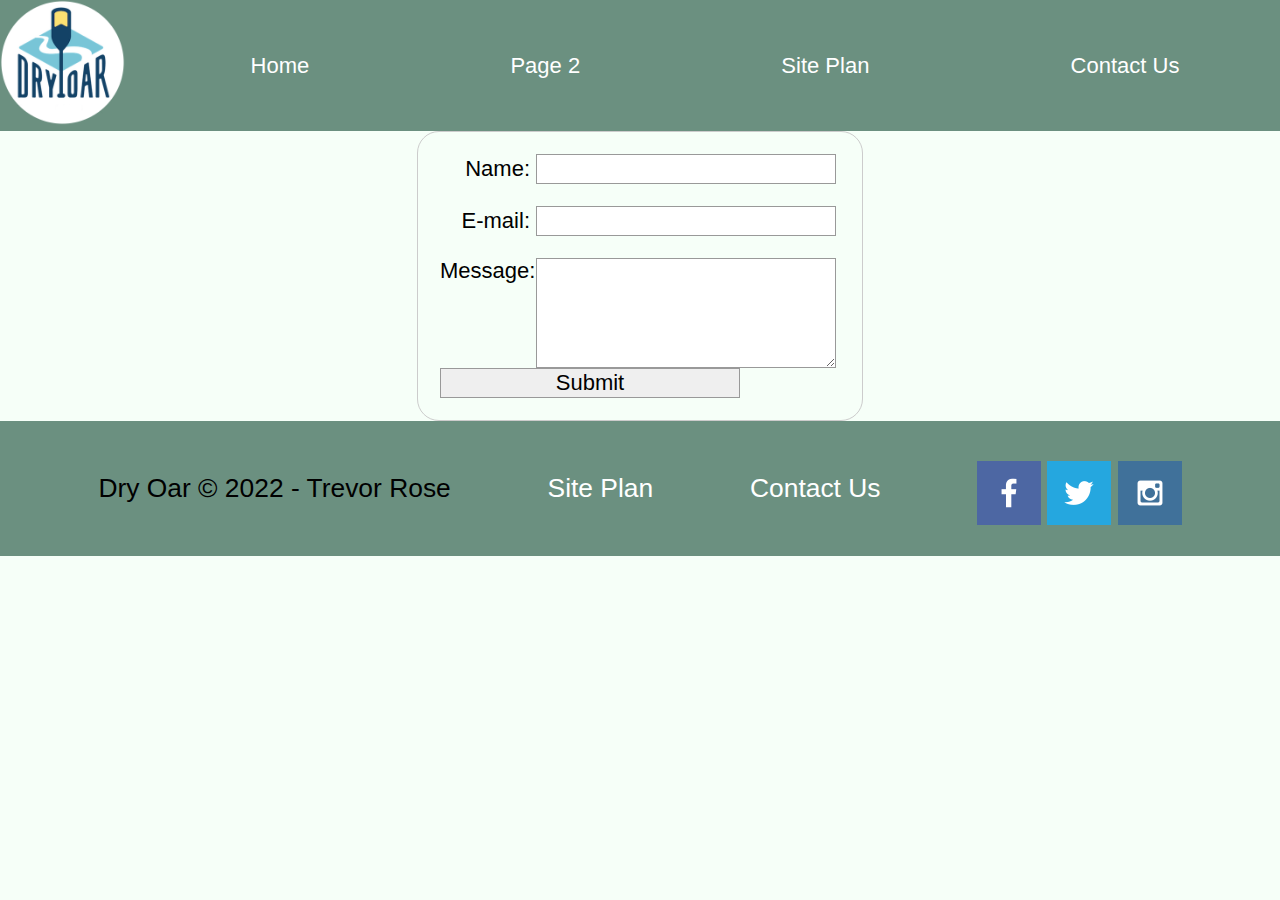
<file: wwr/contactus.html>
<!DOCTYPE html>
<html lang="en">
<head>
    <meta charset="UTF-8">
    <meta http-equiv="X-UA-Compatible" content="IE=edge">
    <meta name="viewport" content="width=device-width, initial-scale=1.0">
    <link rel="stylesheet" href="styles/style.css">
    <title>Whitewater Rafting Vacations | Dry Oar Boating | Home</title>
</head>
<body>
    <div id="content">
        <header>
            <a id="logo_link" href="index.html">
                <img class="logo" src="images/logo.png" alt="Dry Oar Logo">
            </a>
            <nav>
                <a href="index.html">Home</a>
                <a href="#">Page 2</a>
                <a href="site-plan-rafting.html">Site Plan</a>
                <a href="contactus.html">Contact Us</a>
            </nav>
        </header>

        <main>
            <div id = "feedback"></div>
                <form>
                  <ul>
                    <li>
                      <label for="name">Name:</label>
                      <input type="text" id="name" name="user_name" />
                  </li>
                  <li>
                      <label for="mail">E-mail:</label>
                      <input type="email" id="mail" name="user_email" />
                  </li>
                  <li>
                      <label for="msg">Message:</label>
                      <textarea id="msg" name="user_message"></textarea>
                     </li>
                  </ul>
                  <input type = "submit">
              </form>
             
        </main>

  <footer>
    <p>Dry Oar &copy; 2022 - Trevor Rose</p>
    <p><a href="site-plan-rafting.html">Site Plan</a></p>
    <p><a href="contactus.html">Contact Us</a></p>
    <div class="social">
        <a href="https://www.facebook.com/DryOarBoating/" target="_blank">
            <img src="images/facebook.png" alt="Facebook">
        </a>
        <a href="https://twitter.com/dryoar" target="_blank">
            <img src="images/twitter.png" target="_blank" alt="Twitter">
        </a>
        <a href="https://www.instagram.com/dryoarboating/">
            <img src="images/instagram.png" alt="Instagram">
        </a>
    </div>
</footer>
</div>


<script>
    // get the feedback div element so we can do something with it.
    const feedbackElement = document.getElementById('feedback');
    // get the form so we can read what was entered in it.
    const formElement = document.forms[0];
    // add a 'listener' to wait for a submission of our form. When that happens run the code below.
    formElement.addEventListener('submit', function(e) {
        // stop the form from doing the default action.
        e.preventDefault();
        // set the contents of our feedback element to a message letting the user know the form was submitted successfully. Notice that we pull the name that was entered in the form to personalize the message!
        feedbackElement.innerHTML = 'Hello '+ formElement.user_name.value +'! Thank you for your message. We will get back with you as soon as possible!';
        // make the feedback element visible.
        feedbackElement.style.display = "block";
        // add a class to move everything down so our message doesn't cover it.
        document.body.classList.toggle('moveDown');
    });
</script>

</body>
</html>
</file>
<file: personal-page/style.css>
@import url('https://fonts.googleapis.com/css2?family=Montserrat:wght@900&display=swap');
@import url('https://fonts.googleapis.com/css2?family=Titillium+Web&display=swap');

body {
	margin: 0;
	padding: 0;
}
footer img {
	width: 50px;
	height: 50px;
}
.review img {
	width: 200px;
	height: 200px;
	object-fit: contain;
}
.game img {
	width:  200px;
	height: 200px;
}

header {
	background-color: #2EBFA5;
	display: flex;
	align-items: center;
}

.logo {
	height: 125px;
	margin-left: 10px;
}

nav {
	margin-left: auto;
}

nav a {
	margin: 10px;
	text-decoration: none;
	font-size: 20px;
	font-family: sans-serif;
	color: #F8FFE5;
}

#hero {
	position: relative;
}

#hero-img {
	width: 100%;
	display: block;
}

#hero-msg {
	position: absolute;
	top: 20%;
	left: 40%;
	background-color: #fff;
	padding: 20px;
	box-shadow: 0 0 10px rgba(0, 0, 0, 0.5);
	max-width: 50%;
	z-index: 2;
}
#hero-box {
	position: relative;
	z-index: 1;
}
.home-title {
	font-family: "Montserrat", sans-serif;
}
h4 {
	font-family: "Titillium Web", sans-serif;
	font-size: calc(16px + 0.4vw);
}
.button-box {
	text-align: center;
	padding: 3%;
	width: 50%;
	margin: 0 auto;
	background-color: blue;
}
.button-box a {
	display: block;
	width: 100%;
	height: 100%;
	text-decoration: none;
	color: white;
	font-family: "Titillium Web", sans-serif;
	font-weight: bold;
	font-size: calc(16px + 0.4vw);
}
#reviews {
	display: flex;
	flex-direction: row;
	margin-top: 2%;
	justify-content: space-around;
}

.review h2 {
	font-family: "Montserrat", sans-serif;
}
.review p {
	font-family: "Titillium Web", sans-serif;
}

footer {
  width: 100%;
  bottom: 0;
  background-color: #3083DC;
  display: flex;
  align-items: center;
}

footer p {
	color: #F8FFE5;
	font-family: "Titillium Web", sans-serif;
	padding: 1%;
    margin-right: auto;
}

footer a {
  margin-right: 8px;
}
</file>
<file: wwr/styles/style.css>
/* Import */

<style>/* Headline Font */
@import url('https://fonts.googleapis.com/css2?family=Josefin+Sans&display=swap');
/* Body Font */
@import url('https://fonts.googleapis.com/css2?family=Lato&display=swap');

/* General page */
	
	#content {
		max-width: 1600px;
		margin: 0 auto;
	}

	body {
    	background-color: #fcfbfb;
    	font-family: Raleway, Arial, sans-serif;
    	font-size: 22px;
    	margin: 0;
    	padding: 0;
	}
	h2 {
    	margin: 0;
	}
            

/* Header and navigation */

	header {
		background-color: #6B9080;
		display: grid;
		grid-template-columns: 150px auto;
	}
	nav {
		display: flex;
		justify-content: space-around;
	}
	nav a {
		text-align: center;
		color: white;
		text-decoration: none;
		padding: 35px;
		justify-content: center;
		align-self: center;
	}
	nav a:hover {
		background-color: #A4C3B2;
	}
	#logo-link {
		padding-top: 5px;
		justify-self: center;
		align-self: center;
	}
	.logo {
		max-width: 125px;
	}



/* Body Content */

	body {
		background-color: #F6FFF8;
	}
	main section {
		text-align: center;
	}
	main section img {
		box-sizing: border-box;
	}
	.home-title {
		font-family: 'Josefin Sans', 'Arial', sans-serif;
		font-size: 2em;
		margin-top: 10px;
	}
	h2 {
		font-family: 'Josefin Sans', 'Arial', sans-serif;
		font-size: 2em;
	}
	#hero {
		display: grid;
		grid-template-columns: 1fr 3fr 1fr;
		margin-top: -100px;
	}
	#hero-box {
		grid-column: 1/4;
		grid-row: 1/3;
		z-index: -1;
	}
	#hero-msg {
		grid-column: 2/3;
		grid-row: 1/2;
		margin-top: 100px;
	}
	#hero-msg h1, h4 {
		color: white;
	}
	#hero-img {
		display: block;
		width: 100%;
		margin: 0 auto;
	}
	#logo-link {
		padding-top: 5px;
	}
	#hero-msg h1, #hero-msg h4  {
		text-align: center;
	}
	.home-grid {
		display: grid;
		grid-template-columns: 10% 10% 10% 10% 10% 10% 10% 10% 10% 10%;
	}
	.card-img, .mountains {
		width: 100%;
	}
	.rivers-card {
		grid-column: 2/4;
		grid-row: 2/3;
	}
	.camping-card {
		grid-column: 5/7;
		grid-row: 2/3;
	}
	.rapids-card {
		grid-column: 8/10;
		grid-row: 2/3;
	}
	.button-box {
		text-align: center;
	}
	#background {
		grid-column: 1/11;
		grid-row: 4/9;
		height: 725px;
	}
	.mountains {
		width: 100%;
		grid-column: 2/7;
		grid-row: 5/8;
		box-shadow: 5px 5px 10px #6f7364;
	}
	.book, .join {
		background-color:  #EAF4F4;
		text-decoration: none;
		color: black;
		font-size: 18px;
		padding: 15px 30px;
		margin-top: 50px;
		border-radius: 5px;
	}
	.card-img {
		border: 10px solid #d9c2a3;
		 transition: transform .5s;
    	box-shadow: 5px 5px 10px #6f7364;
	}
	.card-img:hover {
    	opacity: .6;
    	transform: scale(1.1);
	}   
	.rivers-card, .camping-card, .rapids-card {
		margin: 200px 0;
	}
	.book:hover, .join:hover {
		background-color: #A4C3B2;
	}
	#background {
		background-color: #A4C3B2;
	}
	.msg {
		background-color: #A4C3B2;
		font-size: 1.1em;
		padding: 35px;
		grid-column: 6/10;
		grid-row: 6/7;
		box-shadow: 5px 5px 10px #6f7364;
	}
	.msg p {
		padding-bottom: 15px;
		font-size: .8em;
	}
	.icon {
		width: 80px;
		padding-top: 10px;
	}

	#feedback {
    background-color: antiquewhite;
    position: absolute;
    top: 0;
    left: 0;
    right: 0;
    padding: .5em;
    /* make this element invisible until we are ready for it */
    display: none;      
	}
	.moveDown {
    	margin-top: 3em;
	}

	form {
  /* Center the form on the page */
  margin: 0 auto;
  width: 400px;
  /* Form outline */
  padding: 1em;
  border: 1px solid #ccc;
  border-radius: 1em;
}

ul {
  list-style: none;
  padding: 0;
  margin: 0;
}

form li + li {
  margin-top: 1em;
}

label {
  /* Uniform size & alignment */
  display: inline-block;
  width: 90px;
  text-align: right;
}

input,
textarea {
  /* To make sure that all text fields have the same font settings
     By default, textareas have a monospace font */
  font: 1em sans-serif;

  /* Uniform text field size */
  width: 300px;
  box-sizing: border-box;

  /* Match form field borders */
  border: 1px solid #999;
}

input:focus,
textarea:focus {
  /* Additional highlight for focused elements */
  border-color: #000;
}

textarea {
  /* Align multiline text fields with their labels */
  vertical-align: top;

  /* Provide space to type some text */
  height: 5em;
}

.button {
  /* Align buttons with the text fields */
  padding-left: 90px; /* same size as the label elements */
}

button {
  /* This extra margin represent roughly the same space as the space
     between the labels and their text fields */
  margin-left: 0.5em;
}

        

/* Footer */

	footer {
		padding: 25px 50px;
		background-color: #6B9080;
		display: flex;
		justify-content: space-around;
		align-items: center;
	}
	footer a {
		text-decoration: none;
		color: white;
	}
	footer p {
		font-size: 1.2em;
	}
	footer p a:hover {
		text-decoration: underline;
	}
	footer .social img {
		padding-top: 15px;
	}




/* Media queries */

@media screen and (max-width: 900px) {
    #hero, .home-grid {
        display: block;
        height: auto;
    }
    nav, footer {
        flex-direction: column;
    }
    nav a {
        display: block;
        padding: 15px;
    }
    #hero {
        margin-top: 0;
    }
    #hero-msg {
        margin-top: 0;
    }
    #hero-msg h4 {
        display: none;
    }
    .home-title {
        font-size: 25px;
        color: #6f7364;
    }
    .rivers-card, .camping-card, .rapids-card { 
        margin: 50px auto;
        width: 60%;
    }
    #background {
        display: none;
    }
    .mountains, .msg {
        width: 80%;
        display: block;
        margin: 0 auto;
    }
    footer {
        margin-top: 25px;
    }
}
</file>
<file: personal-page/about.css>
main {
	padding: 2%;
}
h1 {
	font-family: "Montserrat", sans-serif;
	font-size: 3rem;
}
h2 {
	font-family: "Montserrat", sans-serif;
}
p {
	font-family: "Titillium Web", sans-serif;
	font-size: 1.5rem;
}
</file>
<file: personal-page/featuredgames.css>
#games {
	display: flex;
	padding-top: 2%;
	justify-content: space-around;
	flex-wrap: wrap;
}
.game {
	width: 33%;
}
.game h2 {
	font-family: "Montserrat", sans-serif;
	text-align: center;
}
.game p {
	font-family: "Titillium Web", sans-serif;
	text-align: center;
}
.game img {
	width: 80%;
	display: block;
	margin: auto;
}
</file>
<file: personal-page/site-plan.css>
/* if you are using any Google fonts change the font names below to your fonts. 
Any spaces in your font name should be replaced with a +. 
Fonts are separated by a | */
@import url('https://fonts.googleapis.com/css?family=IM+Fell+French+Canon+SC|Lato');
 @import url('https://fonts.googleapis.com/css2?family=Titillium+Web&display=swap');
 @import url('https://fonts.googleapis.com/css2?family=Montserrat:wght@900&display=swap');

:root {
  /* change the values below to your colors from your palette */
  --primary-color: #7DDE92   ;
  --secondary-color: #2EBFA5 ;
  --accent1-color: #F8FFE5;
  --accent2-color: #3083DC;

  /* change the values below to your chosen font(s) */
  --heading-font: 'Montserrat', "IM Fell French Canon SC";
  --paragraph-font: 'Titillium Web', Lato, Helvetica, sans-serif;

  /* these colors below should be chosen from among your palette colors above */
  --headline-color-on-white: #396E94;  /* headlines on a white background */ 
  --headline-color-on-color: white; /* headlines on a colored background */ 
  --paragraph-color-on-white: #396E94; /* paragraph text on a white background */ 
  --paragraph-color-on-color: white; /* paragraph text on a colored background */ 
  --paragraph-background-color: #396E94  ;
  --nav-link-color: #396E94;
  --nav-background-color: #D4AC0D;
  --nav-hover-link-color: white;
  --nav-hover-background-color: #396E94;
}


/*  Look around below...but DON'T CHANGE ANYTHING! */

body {
  max-width: 1200px;
  margin: 0 auto;
  padding: 4em;
  font-size: 18px;
  text-align: center;
}
img {
  display: block;
  margin: 0 auto;
}
h1, h2, h3, h4, h5, h6 {
  font-family: var(--heading-font);
  color: var(--headline-color-on-white);
}
h2 {
  text-align: center;
}
hr {
  height: 3px;
  margin: 35px 0;
  background: var(--accent1-color);
}
header {
  padding: 1em;
  text-align: center;
  color: var(--paragraph-color-on-color);
  background-color: var(--paragraph-background-color);
}
header > h1, header > h2 {
  color: var(--headline-color-on-color);
}

p {
  font-family: var(--paragraph-font);
  color: var(--paragraph-color);
  padding: 1em;
}
.colors {
  width: 100%;
  min-width: 350px;
  margin: 30px auto;
  text-align: center;
}
.colors th {
  background-color: #999;
}
.colors td{
  width: 25%;
  height: 3em;
}

.primary {
  background-color: var(--primary-color);
}
.secondary {
  background-color: var(--secondary-color);
}
.accent1 {
  background-color: var(--accent1-color);
}
.accent2{
  background-color: var(--accent2-color);
}

p.colored {
  background-color: var(--paragraph-background-color);
  color: var(--paragraph-color-on-color);
}

nav {
  background-color: var(--nav-background-color);
  line-height: 3em;
  text-align: center;
  font-size: 1.2em;
}
nav  {
  list-style-type: none;
  display: flex;

}
nav a {
  padding:1em;
  min-width: 120px;
  text-decoration: none;
  padding: 10px;

}
nav a:link, nav a:visited {
  color: var(--nav-link-color);
}
nav a:hover {
  color: var(--nav-hover-link-color);
  background-color: var(--nav-hover-background-color);
}

.sitemap {
  display: grid;
  justify-content: center;

  grid-template-columns: repeat(6, 15%);
  grid-template-rows: 3em 1.5em 1.5em 3em;
  grid-template-areas: ". . home home . ."
    ". . . top . ."
    ". left left right right ."
    "page2 page2 . . page3 page3";
}
.sitemap > div {

  text-align: center;

}
.sm-home {
  grid-area: home;
  background-color: #ccc;
  line-height: 3em;
}
.sm-page2 {
  grid-area: page2;
  background-color: #ccc;
  line-height: 3em;
}
.sm-page3 {
  grid-area: page3;
  background-color: #ccc;
  line-height: 3em;
}

.top {
  grid-area: top;
  border-left: 1px solid;
}

.left {
  grid-area: left;
  border-top: 1px solid;
  border-left: 1px solid;
}

.right {
  grid-area: right;
  border-top: 1px solid;
  border-right: 1px solid;
}
</file>
<file: positioning/positionstyles.css>
/* CSS - Name: "positionstyles.css" */
/* Activity 1 styles */
.content1 {
  /* This is the parent of the activity 1 boxes. */
  display: grid;
  grid-template-columns: 1fr 1fr;
  justify-items: center;
  grid-gap: 20px;

}
.red1 { 
  width: 100%; 
  height: 100px; 
  background-color: red; 
  grid-column: 1/3;

} 
.green1 {
  width: 200px; 
  height: 200px; 
  background-color: green; 

} 
.yellow1 {
  width: 200px; 
  height: 200px; 
  background-color: gold; 
} 
.blue1 {
  width: 100%; 
  height: 100px; 
  background-color: blue; 
  grid-column: 1/3;
} 
/* Activity 2 styles */ 
.content2 {
  /* This is the parent of the activity 2 boxes. */
  display: grid;
  grid-template-rows: 50px 50px 50px 50px 50px;
  grid-template-columns: 50px 50px 50px 50px;
}
.red2 {
  width: 100px; 
  height: 100px; 
  background-color: red; 
  grid-row: 1/5;
} 
.green2 { 
  width: 100px; 
  height: 100px; 
  background-color: green; 
  grid-row: 2/5;
} 
.yellow2 {
  width: 100px; 
  height: 100px; 
  background-color: gold; 
  grid-row: 3/5;
} 
.blue2 {
  width: 100px; 
  height: 100px; 
  background-color: blue; 
  grid-row: 4/5;
} 
/* Activity 3 styles */ 
.content3 {
  /* This is the parent of the activity 3 boxes. */
  display: grid;
  grid-template-columns: 1fr 1fr;
  grid-column-gap: 10%;
}
.red3 {
  width: 100%; 
  height: 100px; 
  background-color: red;
  grid-column: 1/3;
} 
.green3 {
  width: 100%; 
  height: 300px; 
  background-color: green;
} 
.yellow3 {
  width: 100%; 
  height: 300px; 
  background-color: gold; 
} 
.blue3 {
  width: 100%;
  height: 100px; 
  background-color: blue; 
  grid-column: 1/3;
} 







/* Activity 4 styles */ 
.content4 {
  /* This is the parent of the activity 4 boxes. */
  height: 400px;
  display: grid;
  grid-template-columns: 1fr 1fr;
}
.red4 {
  width: 100%; 
  height: 100%; 
  background-color: red; 
  grid-column: 1/2;
  grid-row: 1/4;
} 
.green4 {
  width: 100%; 
  height: 100%; 
  background-color: green; 
  grid-column: 2/2;
} 
.yellow4 {
  width: 100%; 
  height: 100%; 
  background-color: gold; 
  grid-column: 2/2;
} 
.blue4 {
  width: 100%; 
  height: 100%; 
  background-color: blue; 
  grid-column: 2/2;
} 
/* Activity 5 styles */ 
.content5 {
  /* This is the parent of the activity 5 boxes. */
  height: 400px;
}
.red5 { 
  width: 100%; 
  height: 100px; 
  background-color: red; 
} 
.green5 { 
  float: left;
  width: 200px; 
  height: 200px; 
  background-color: green; 

} 
.yellow5 {
  width: 100%; 
  height: 250px; 
  background-color: gold; 

} 
.blue5 {
  width: 100; 
  height: 100px; 
  background-color: blue; 
} 









/* Activity 6 styles */ 
.content6 {
  /* This is the parent of the activity 6 boxes. */
  display: grid;
  grid-template-columns: 100px 100px 100px 100px 100px 100px;
  grid-template-rows: 100px 100px 100px 100px 100px 100px;
}
.red6 {
  width: 400px; 
  height: 200px; 
  background-color: red; 
  grid-column: 1/3;
  grid-row: 1/2;
  z-index: 0;
} 
.green6 {
  width: 200px; 
  height: 200px; 
  background-color: green; 
  grid-column: 1/2;
  grid-row: 5/6;
  z-index: 2;
} 
.yellow6 {
  width: 200px; 
  height: 400px; 
  grid-column: 5/6;
  grid-row: 3/6;
  background-color: gold; 
  z-index: 2;
} 
.blue6 {
  width: 400px; 
  height: 400px; 
  background-color: blue; 
  grid-row: 2/4;
  grid-column: 2/4;
  z-index: 1;
} 






























/* Do not make any changes below here */
.activity {
  width: 70%; 
  margin: 20px auto; 
  font-family: Arial, sans-serif; 
  border: 1px solid black; 
  padding: 10px; 
  clear:both; 
  overflow: auto;
} 

.hint {
  border: 1px solid grey;
  background: #e0e0e0;
  padding: .5em;
  position: relative;
  margin: 1em 0;
}
.hint h3 {
  margin: 0;
}
.hint:hover {
  background: #d0d0d0;
}
.hint > div {
  display: none;
}

.hint input[type=checkbox] {
  position: absolute;
  width: 100%;
  height: 100%;
  opacity: 0;
  z-index: 1;
  cursor: pointer;
}

.hint input[type=checkbox]:checked ~ div {
  display: block;
}

.hint i {
  position: absolute;
  transform: translate(-6px, 0);
  margin-top: 16px;
  right: 10px;
  top: -3px;
}
.hint i:before, .hint i:after {
  content: "";
  position: absolute;
  background-color: black;
  width: 3px;
  height: 9px;
}
.hint i:before {
  transform: translate(2px, 0) rotate(45deg);
}
.hint i:after {
  transform: translate(-2px, 0) rotate(-45deg);
}

.hint input[type=checkbox]:checked ~ i:before {
  transform: translate(-2px, 0) rotate(45deg);
}
.hint input[type=checkbox]:checked ~ i:after {
  transform: translate(2px, 0) rotate(-45deg);
}
.hint a {
  position: relative;
  z-index: 1;
}
</file>
